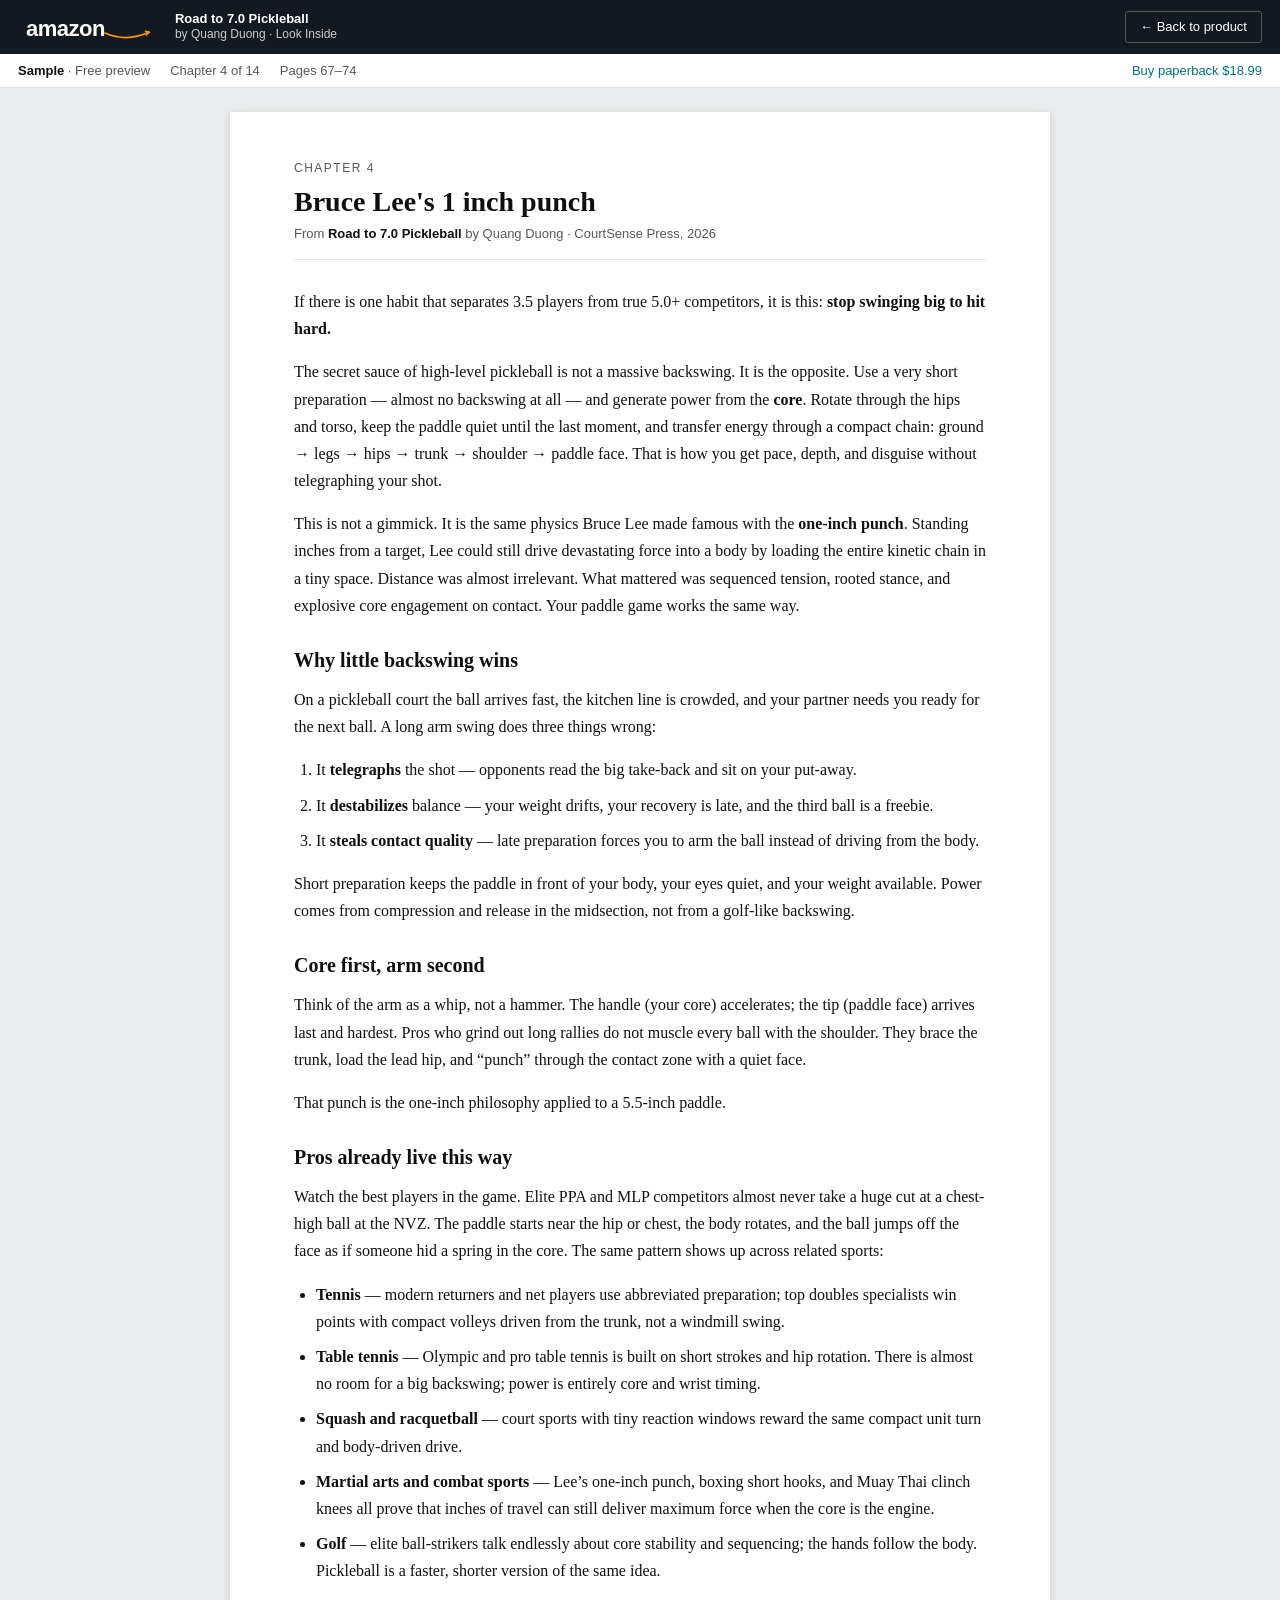
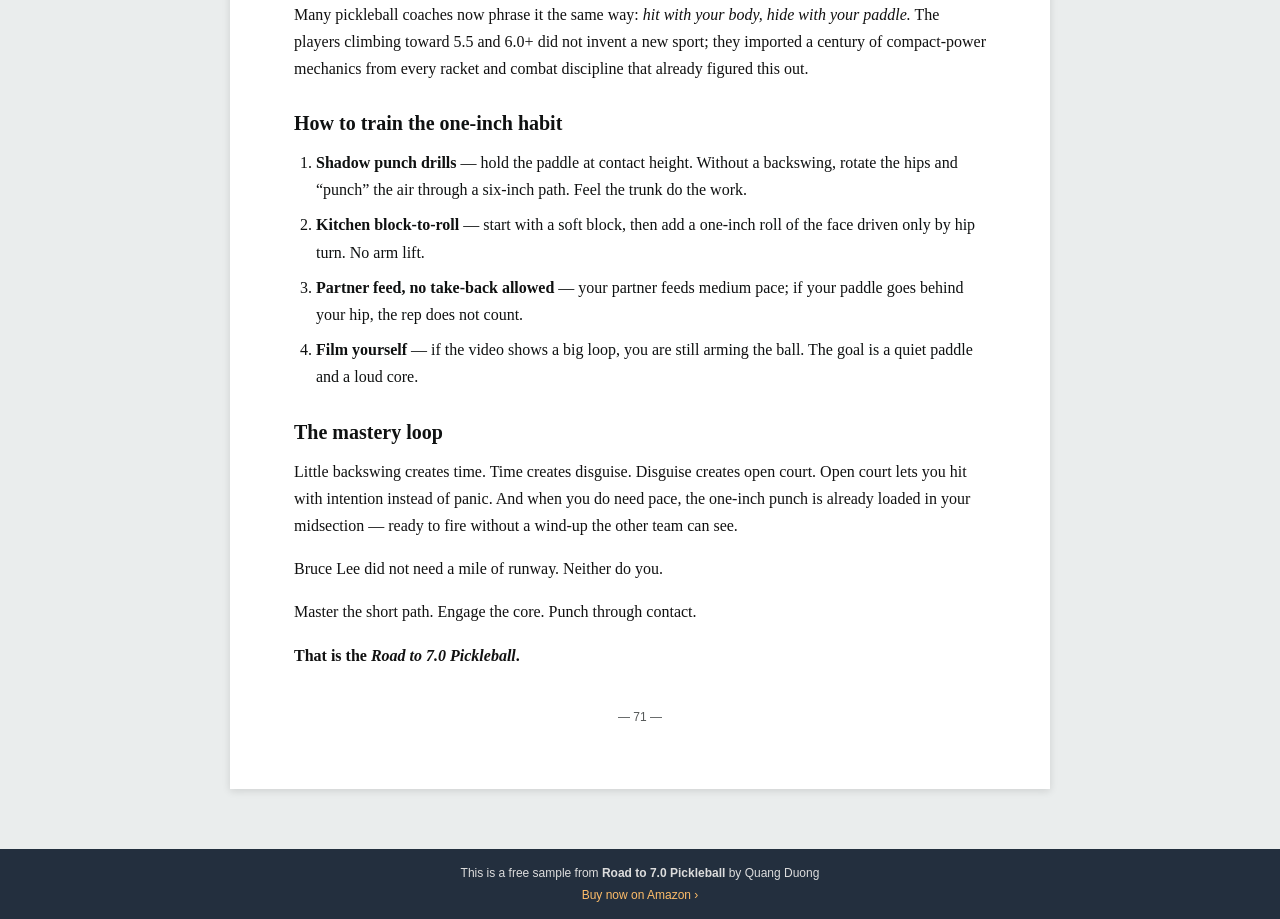
<file: index.html>
<!DOCTYPE html>
<html lang="en">
<head>
  <meta charset="UTF-8" />
  <meta name="viewport" content="width=device-width, initial-scale=1" />
  <title>Road to 7.0 Pickleball — Bruce Lee's 1 inch punch | Look Inside</title>
  <meta name="description" content="Look Inside sample: Bruce Lee's 1 inch punch — from Road to 7.0 Pickleball by Quang Duong." />
  <meta name="author" content="Quang Duong" />
  <meta name="robots" content="noindex, nofollow" />
  <link rel="canonical" href="https://road-to-7-0-pickleball.vercel.app/" />
  <!-- Open Graph (iMessage / social previews) -->
  <meta property="og:type" content="book" />
  <meta property="og:site_name" content="Road to 7.0 Pickleball" />
  <meta property="og:title" content="Road to 7.0 Pickleball — Look Inside" />
  <meta property="og:description" content="Look Inside sample: Bruce Lee's 1 inch punch — from Road to 7.0 Pickleball by Quang Duong." />
  <meta property="og:url" content="https://road-to-7-0-pickleball.vercel.app/" />
  <meta property="og:image" content="https://road-to-7-0-pickleball.vercel.app/assets/og-look-inside.jpg" />
  <meta property="og:image:width" content="1200" />
  <meta property="og:image:height" content="630" />
  <meta property="og:image:alt" content="Road to 7.0 Pickleball by Quang Duong — Look Inside sample" />
  <!-- Twitter / iMessage-friendly -->
  <meta name="twitter:card" content="summary_large_image" />
  <meta name="twitter:title" content="Road to 7.0 Pickleball — Look Inside" />
  <meta name="twitter:description" content="Look Inside sample: Bruce Lee's 1 inch punch — from Road to 7.0 Pickleball by Quang Duong." />
  <meta name="twitter:image" content="https://road-to-7-0-pickleball.vercel.app/assets/og-look-inside.jpg" />
  <link rel="stylesheet" href="css/amazon.css" />
</head>
<body class="look-page">
  <header class="look-chrome">
    <div class="left">
      <div class="logo" aria-label="Amazon">
        <span class="logo-text" style="font-size:22px;">amazon</span>
        <svg class="logo-smile" viewBox="0 0 100 20" style="width:48px;height:12px;" aria-hidden="true">
          <path d="M4 8 Q50 28 96 6" fill="none" stroke="#ff9900" stroke-width="3.5" stroke-linecap="round"/>
          <path d="M88 4 L97 6 L90 12" fill="none" stroke="#ff9900" stroke-width="3" stroke-linecap="round" stroke-linejoin="round"/>
        </svg>
      </div>
      <div class="book-meta">
        <div class="t">Road to 7.0 Pickleball</div>
        <div class="a">by Quang Duong · Look Inside</div>
      </div>
    </div>
    <a class="look-close" href="product.html">← Back to product</a>
  </header>

  <div class="look-toolbar">
    <span><strong>Sample</strong> · Free preview</span>
    <span>Chapter 4 of 14</span>
    <span>Pages 67–74</span>
    <span style="margin-left:auto;"><a href="product.html">Buy paperback $18.99</a></span>
  </div>

  <article class="look-stage">
    <div class="chapter-kicker">Chapter 4</div>
    <h1>Bruce Lee's 1 inch punch</h1>
    <div class="chapter-from">
      From <em>Road to 7.0 Pickleball</em> by Quang Duong · CourtSense Press, 2026
    </div>

    <p>If there is one habit that separates 3.5 players from true 5.0+ competitors, it is this: <strong>stop swinging big to hit hard.</strong></p>

    <p>The secret sauce of high-level pickleball is not a massive backswing. It is the opposite. Use a very short preparation — almost no backswing at all — and generate power from the <strong>core</strong>. Rotate through the hips and torso, keep the paddle quiet until the last moment, and transfer energy through a compact chain: ground → legs → hips → trunk → shoulder → paddle face. That is how you get pace, depth, and disguise without telegraphing your shot.</p>

    <p>This is not a gimmick. It is the same physics Bruce Lee made famous with the <strong>one-inch punch</strong>. Standing inches from a target, Lee could still drive devastating force into a body by loading the entire kinetic chain in a tiny space. Distance was almost irrelevant. What mattered was sequenced tension, rooted stance, and explosive core engagement on contact. Your paddle game works the same way.</p>

    <h2>Why little backswing wins</h2>

    <p>On a pickleball court the ball arrives fast, the kitchen line is crowded, and your partner needs you ready for the next ball. A long arm swing does three things wrong:</p>

    <ol>
      <li>It <strong>telegraphs</strong> the shot — opponents read the big take-back and sit on your put-away.</li>
      <li>It <strong>destabilizes</strong> balance — your weight drifts, your recovery is late, and the third ball is a freebie.</li>
      <li>It <strong>steals contact quality</strong> — late preparation forces you to arm the ball instead of driving from the body.</li>
    </ol>

    <p>Short preparation keeps the paddle in front of your body, your eyes quiet, and your weight available. Power comes from compression and release in the midsection, not from a golf-like backswing.</p>

    <h2>Core first, arm second</h2>

    <p>Think of the arm as a whip, not a hammer. The handle (your core) accelerates; the tip (paddle face) arrives last and hardest. Pros who grind out long rallies do not muscle every ball with the shoulder. They brace the trunk, load the lead hip, and “punch” through the contact zone with a quiet face.</p>

    <p>That punch is the one-inch philosophy applied to a 5.5-inch paddle.</p>

    <h2>Pros already live this way</h2>

    <p>Watch the best players in the game. Elite PPA and MLP competitors almost never take a huge cut at a chest-high ball at the NVZ. The paddle starts near the hip or chest, the body rotates, and the ball jumps off the face as if someone hid a spring in the core. The same pattern shows up across related sports:</p>

    <ul>
      <li><strong>Tennis</strong> — modern returners and net players use abbreviated preparation; top doubles specialists win points with compact volleys driven from the trunk, not a windmill swing.</li>
      <li><strong>Table tennis</strong> — Olympic and pro table tennis is built on short strokes and hip rotation. There is almost no room for a big backswing; power is entirely core and wrist timing.</li>
      <li><strong>Squash and racquetball</strong> — court sports with tiny reaction windows reward the same compact unit turn and body-driven drive.</li>
      <li><strong>Martial arts and combat sports</strong> — Lee’s one-inch punch, boxing short hooks, and Muay Thai clinch knees all prove that inches of travel can still deliver maximum force when the core is the engine.</li>
      <li><strong>Golf</strong> — elite ball-strikers talk endlessly about core stability and sequencing; the hands follow the body. Pickleball is a faster, shorter version of the same idea.</li>
    </ul>

    <p>Many pickleball coaches now phrase it the same way: <em>hit with your body, hide with your paddle.</em> The players climbing toward 5.5 and 6.0+ did not invent a new sport; they imported a century of compact-power mechanics from every racket and combat discipline that already figured this out.</p>

    <h2>How to train the one-inch habit</h2>

    <ol>
      <li><strong>Shadow punch drills</strong> — hold the paddle at contact height. Without a backswing, rotate the hips and “punch” the air through a six-inch path. Feel the trunk do the work.</li>
      <li><strong>Kitchen block-to-roll</strong> — start with a soft block, then add a one-inch roll of the face driven only by hip turn. No arm lift.</li>
      <li><strong>Partner feed, no take-back allowed</strong> — your partner feeds medium pace; if your paddle goes behind your hip, the rep does not count.</li>
      <li><strong>Film yourself</strong> — if the video shows a big loop, you are still arming the ball. The goal is a quiet paddle and a loud core.</li>
    </ol>

    <h2>The mastery loop</h2>

    <p>Little backswing creates time. Time creates disguise. Disguise creates open court. Open court lets you hit with intention instead of panic. And when you do need pace, the one-inch punch is already loaded in your midsection — ready to fire without a wind-up the other team can see.</p>

    <p>Bruce Lee did not need a mile of runway. Neither do you.</p>

    <p>Master the short path. Engage the core. Punch through contact.</p>

    <p><strong>That is the <em>Road to 7.0 Pickleball</em>.</strong></p>

    <div class="page-num">— 71 —</div>
  </article>

  <footer class="footer-strip">
    <div>This is a free sample from <strong>Road to 7.0 Pickleball</strong> by Quang Duong</div>
    <div style="margin-top:6px;"><a href="product.html" style="color:#febd69;">Buy now on Amazon ›</a></div>
  </footer>
</body>
</html>
</file>
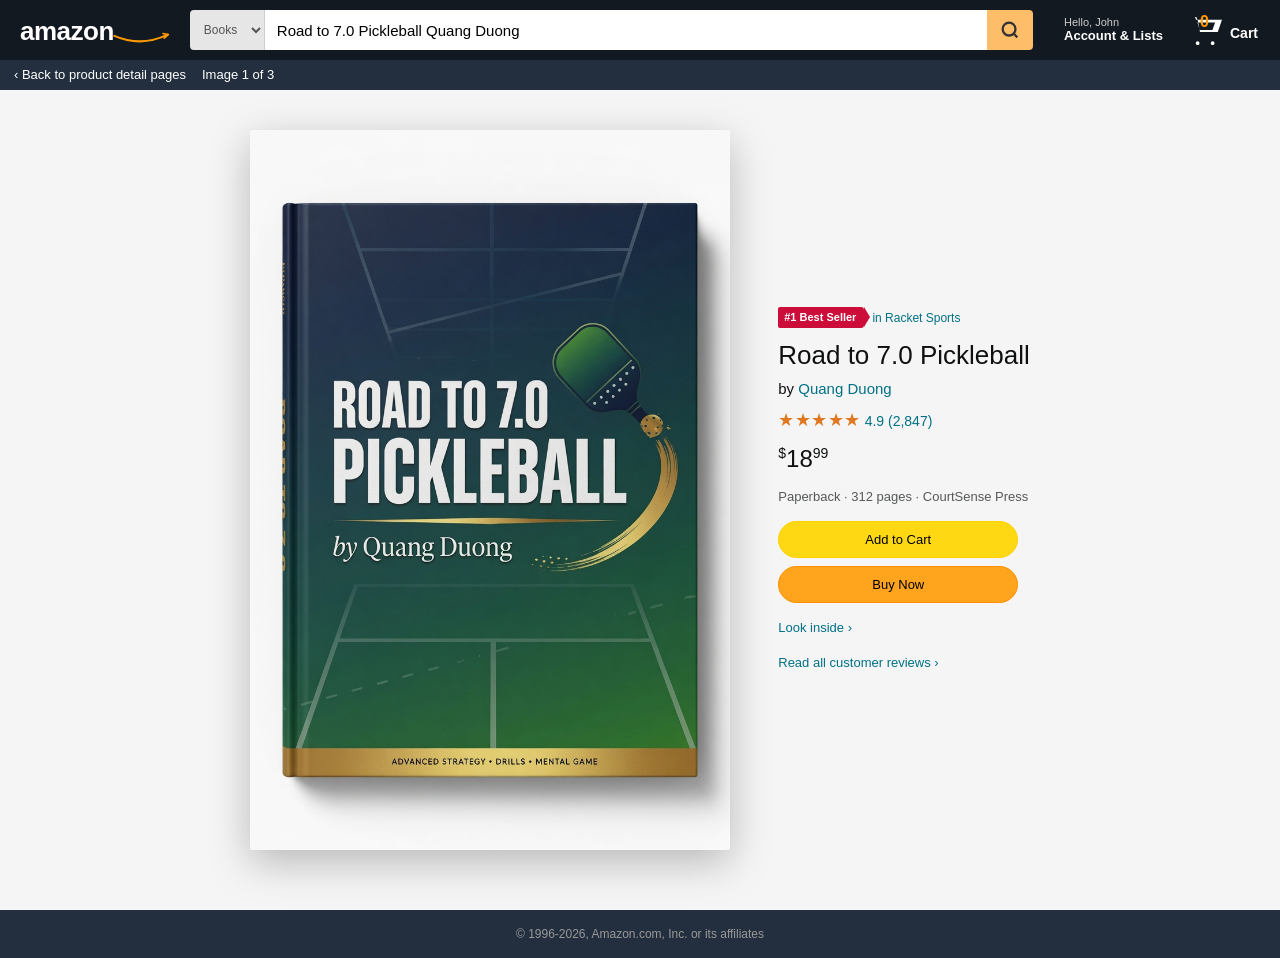
<file: cover-detail.html>
<!DOCTYPE html>
<html lang="en">
<head>
  <meta charset="UTF-8" />
  <meta name="viewport" content="width=device-width, initial-scale=1" />
  <title>Road to 7.0 Pickleball — Cover · Amazon.com</title>
  <meta name="description" content="Cover: Road to 7.0 Pickleball by Quang Duong." />
  <meta name="author" content="Quang Duong" />
  <meta name="robots" content="noindex, nofollow" />
  <link rel="canonical" href="https://road-to-7-0-pickleball.vercel.app/cover-detail.html" />
  <!-- Open Graph (iMessage / social previews) -->
  <meta property="og:type" content="book" />
  <meta property="og:site_name" content="Road to 7.0 Pickleball" />
  <meta property="og:title" content="Road to 7.0 Pickleball — Cover" />
  <meta property="og:description" content="Cover: Road to 7.0 Pickleball by Quang Duong." />
  <meta property="og:url" content="https://road-to-7-0-pickleball.vercel.app/cover-detail.html" />
  <meta property="og:image" content="https://road-to-7-0-pickleball.vercel.app/assets/og-look-inside.jpg" />
  <meta property="og:image:width" content="1200" />
  <meta property="og:image:height" content="630" />
  <meta property="og:image:alt" content="Road to 7.0 Pickleball by Quang Duong — Look Inside sample" />
  <!-- Twitter / iMessage-friendly -->
  <meta name="twitter:card" content="summary_large_image" />
  <meta name="twitter:title" content="Road to 7.0 Pickleball — Cover" />
  <meta name="twitter:description" content="Cover: Road to 7.0 Pickleball by Quang Duong." />
  <meta name="twitter:image" content="https://road-to-7-0-pickleball.vercel.app/assets/og-look-inside.jpg" />
  <link rel="stylesheet" href="css/amazon.css" />
</head>
<body class="cover-zoom-page">
  <header class="top-nav">
    <div class="logo" aria-label="Amazon">
      <span class="logo-text">amazon</span>
      <svg class="logo-smile" viewBox="0 0 100 20" aria-hidden="true">
        <path d="M4 8 Q50 28 96 6" fill="none" stroke="#ff9900" stroke-width="3.5" stroke-linecap="round"/>
        <path d="M88 4 L97 6 L90 12" fill="none" stroke="#ff9900" stroke-width="3" stroke-linecap="round" stroke-linejoin="round"/>
      </svg>
    </div>
    <div class="search-wrap">
      <select class="search-cat"><option>Books</option></select>
      <input class="search-input" type="text" value="Road to 7.0 Pickleball Quang Duong" />
      <button class="search-btn" aria-label="Go">
        <svg viewBox="0 0 24 24" fill="none" stroke="#333" stroke-width="2.5"><circle cx="11" cy="11" r="7"/><path d="M20 20l-4-4"/></svg>
      </button>
    </div>
    <div class="nav-right">
      <div class="nav-item">
        <span class="small">Hello, John</span>
        <span class="bold">Account &amp; Lists</span>
      </div>
      <div class="cart">
        <span class="cart-count">0</span>
        <svg width="38" height="30" viewBox="0 0 40 32" fill="#fff"><path d="M10 28a2 2 0 1 0 0 4 2 2 0 0 0 0-4zm16 0a2 2 0 1 0 0 4 2 2 0 0 0 0-4zM4 2h3.2l1.1 3H36l-4.5 13H12.5L10 5 8.5 2H4v2zm8.2 14h13.6l2.8-8H9.8l2.4 8z"/></svg>
        <span class="cart-label">Cart</span>
      </div>
    </div>
  </header>
  <nav class="sub-nav">
    <a href="product.html">‹ Back to product detail pages</a>
    <a href="#">Image 1 of 3</a>
  </nav>

  <div class="cover-zoom-main">
    <img src="assets/cover.jpg" alt="Road to 7.0 Pickleball by Quang Duong — front cover" />
    <div class="cover-zoom-side">
      <div class="badge-row" style="margin-bottom:10px;">
        <span class="bestseller-badge">#1 Best Seller</span>
        <a class="category-link" href="#">in Racket Sports</a>
      </div>
      <h1>Road to 7.0 Pickleball</h1>
      <div class="by">by <a href="#">Quang Duong</a></div>
      <div><span class="stars" style="color:#de7921;font-size:18px;">★★★★★</span> <a href="reviews.html">4.9 (2,847)</a></div>
      <div class="price"><span style="font-size:14px;vertical-align:super;">$</span>18<span style="font-size:14px;vertical-align:super;">99</span></div>
      <div style="font-size:13px;color:#565959;margin-bottom:16px;">Paperback · 312 pages · CourtSense Press</div>
      <button class="btn btn-cart" style="max-width:240px;">Add to Cart</button>
      <button class="btn btn-buy" style="max-width:240px;">Buy Now</button>
      <div style="margin-top:16px;font-size:13px;">
        <a href="look-inside.html">Look inside ›</a><br/><br/>
        <a href="reviews.html">Read all customer reviews ›</a>
      </div>
    </div>
  </div>

  <footer class="footer-strip">
    <div style="color:#999;">© 1996-2026, Amazon.com, Inc. or its affiliates</div>
  </footer>
</body>
</html>
</file>
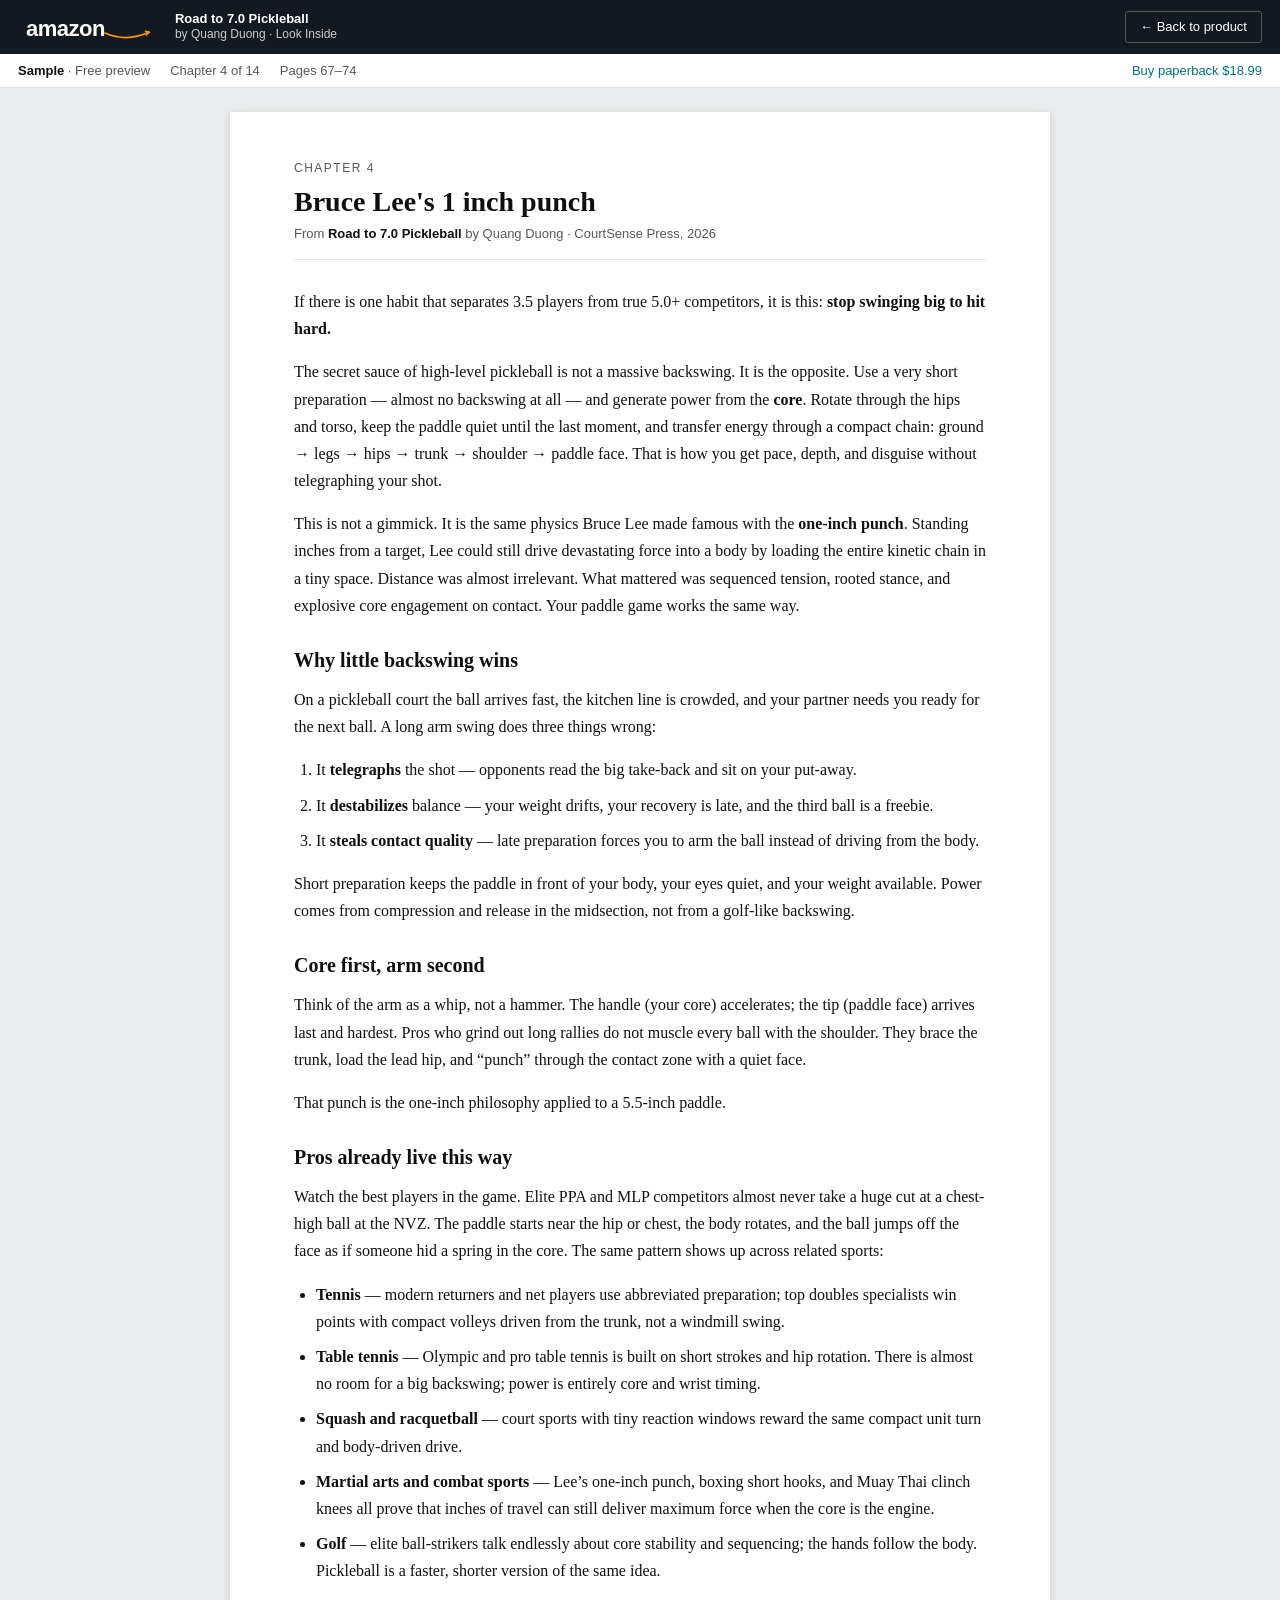
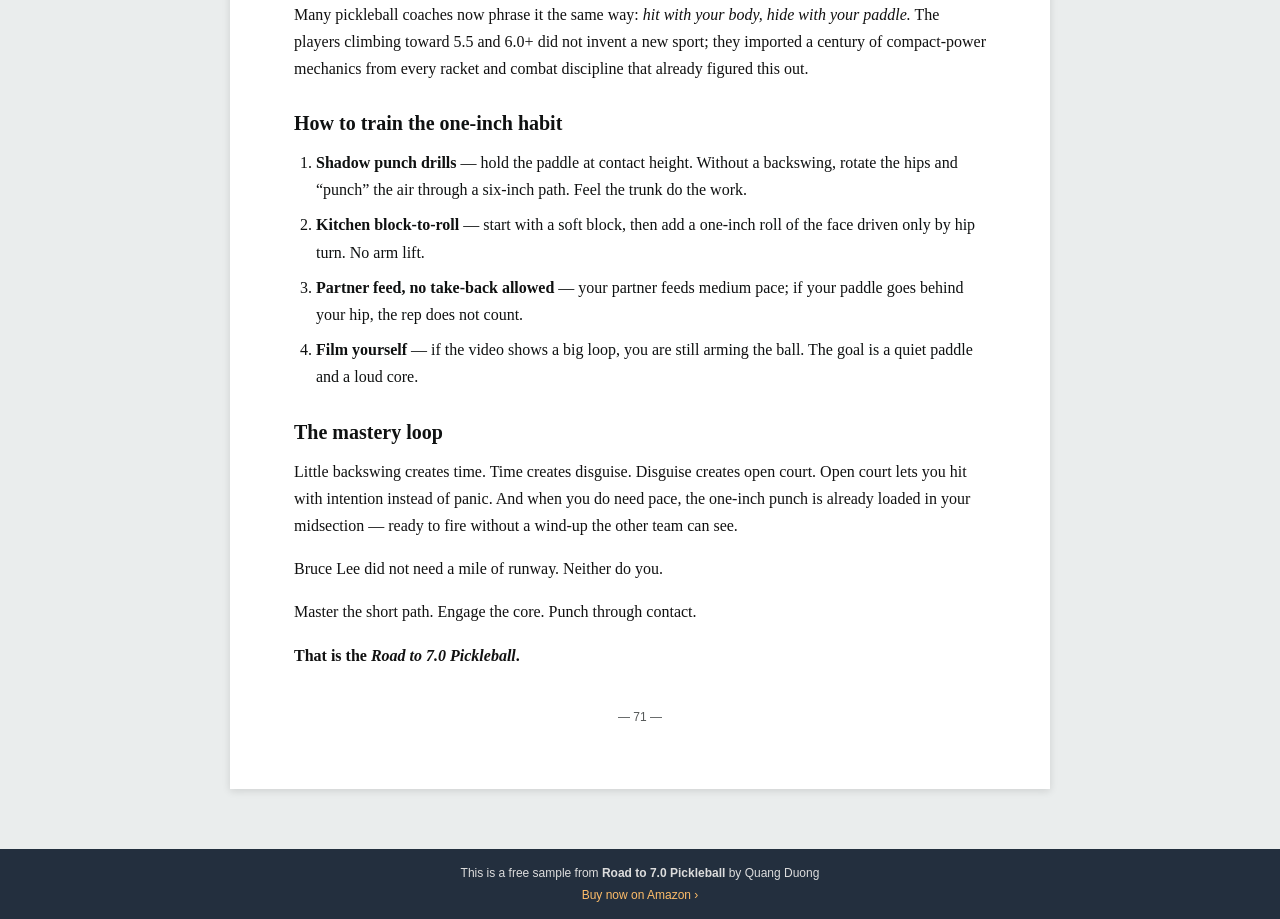
<file: look-inside.html>
<!DOCTYPE html>
<html lang="en">
<head>
  <meta charset="UTF-8" />
  <meta name="viewport" content="width=device-width, initial-scale=1" />
  <title>Look inside: Road to 7.0 Pickleball — Bruce Lee's 1 inch punch</title>
  <meta name="description" content="Chapter sample: Bruce Lee's 1 inch punch by Quang Duong." />
  <meta name="author" content="Quang Duong" />
  <meta name="robots" content="noindex, nofollow" />
  <link rel="canonical" href="https://road-to-7-0-pickleball.vercel.app/look-inside.html" />
  <!-- Open Graph (iMessage / social previews) -->
  <meta property="og:type" content="book" />
  <meta property="og:site_name" content="Road to 7.0 Pickleball" />
  <meta property="og:title" content="Road to 7.0 Pickleball — Look Inside" />
  <meta property="og:description" content="Chapter sample: Bruce Lee's 1 inch punch by Quang Duong." />
  <meta property="og:url" content="https://road-to-7-0-pickleball.vercel.app/look-inside.html" />
  <meta property="og:image" content="https://road-to-7-0-pickleball.vercel.app/assets/og-look-inside.jpg" />
  <meta property="og:image:width" content="1200" />
  <meta property="og:image:height" content="630" />
  <meta property="og:image:alt" content="Road to 7.0 Pickleball by Quang Duong — Look Inside sample" />
  <!-- Twitter / iMessage-friendly -->
  <meta name="twitter:card" content="summary_large_image" />
  <meta name="twitter:title" content="Road to 7.0 Pickleball — Look Inside" />
  <meta name="twitter:description" content="Chapter sample: Bruce Lee's 1 inch punch by Quang Duong." />
  <meta name="twitter:image" content="https://road-to-7-0-pickleball.vercel.app/assets/og-look-inside.jpg" />
  <link rel="stylesheet" href="css/amazon.css" />
</head>
<body class="look-page">
  <header class="look-chrome">
    <div class="left">
      <div class="logo" aria-label="Amazon">
        <span class="logo-text" style="font-size:22px;">amazon</span>
        <svg class="logo-smile" viewBox="0 0 100 20" style="width:48px;height:12px;" aria-hidden="true">
          <path d="M4 8 Q50 28 96 6" fill="none" stroke="#ff9900" stroke-width="3.5" stroke-linecap="round"/>
          <path d="M88 4 L97 6 L90 12" fill="none" stroke="#ff9900" stroke-width="3" stroke-linecap="round" stroke-linejoin="round"/>
        </svg>
      </div>
      <div class="book-meta">
        <div class="t">Road to 7.0 Pickleball</div>
        <div class="a">by Quang Duong · Look Inside</div>
      </div>
    </div>
    <a class="look-close" href="product.html">← Back to product</a>
  </header>

  <div class="look-toolbar">
    <span><strong>Sample</strong> · Free preview</span>
    <span>Chapter 4 of 14</span>
    <span>Pages 67–74</span>
    <span style="margin-left:auto;"><a href="product.html">Buy paperback $18.99</a></span>
  </div>

  <article class="look-stage">
    <div class="chapter-kicker">Chapter 4</div>
    <h1>Bruce Lee's 1 inch punch</h1>
    <div class="chapter-from">
      From <em>Road to 7.0 Pickleball</em> by Quang Duong · CourtSense Press, 2026
    </div>

    <p>If there is one habit that separates 3.5 players from true 5.0+ competitors, it is this: <strong>stop swinging big to hit hard.</strong></p>

    <p>The secret sauce of high-level pickleball is not a massive backswing. It is the opposite. Use a very short preparation — almost no backswing at all — and generate power from the <strong>core</strong>. Rotate through the hips and torso, keep the paddle quiet until the last moment, and transfer energy through a compact chain: ground → legs → hips → trunk → shoulder → paddle face. That is how you get pace, depth, and disguise without telegraphing your shot.</p>

    <p>This is not a gimmick. It is the same physics Bruce Lee made famous with the <strong>one-inch punch</strong>. Standing inches from a target, Lee could still drive devastating force into a body by loading the entire kinetic chain in a tiny space. Distance was almost irrelevant. What mattered was sequenced tension, rooted stance, and explosive core engagement on contact. Your paddle game works the same way.</p>

    <h2>Why little backswing wins</h2>

    <p>On a pickleball court the ball arrives fast, the kitchen line is crowded, and your partner needs you ready for the next ball. A long arm swing does three things wrong:</p>

    <ol>
      <li>It <strong>telegraphs</strong> the shot — opponents read the big take-back and sit on your put-away.</li>
      <li>It <strong>destabilizes</strong> balance — your weight drifts, your recovery is late, and the third ball is a freebie.</li>
      <li>It <strong>steals contact quality</strong> — late preparation forces you to arm the ball instead of driving from the body.</li>
    </ol>

    <p>Short preparation keeps the paddle in front of your body, your eyes quiet, and your weight available. Power comes from compression and release in the midsection, not from a golf-like backswing.</p>

    <h2>Core first, arm second</h2>

    <p>Think of the arm as a whip, not a hammer. The handle (your core) accelerates; the tip (paddle face) arrives last and hardest. Pros who grind out long rallies do not muscle every ball with the shoulder. They brace the trunk, load the lead hip, and “punch” through the contact zone with a quiet face.</p>

    <p>That punch is the one-inch philosophy applied to a 5.5-inch paddle.</p>

    <h2>Pros already live this way</h2>

    <p>Watch the best players in the game. Elite PPA and MLP competitors almost never take a huge cut at a chest-high ball at the NVZ. The paddle starts near the hip or chest, the body rotates, and the ball jumps off the face as if someone hid a spring in the core. The same pattern shows up across related sports:</p>

    <ul>
      <li><strong>Tennis</strong> — modern returners and net players use abbreviated preparation; top doubles specialists win points with compact volleys driven from the trunk, not a windmill swing.</li>
      <li><strong>Table tennis</strong> — Olympic and pro table tennis is built on short strokes and hip rotation. There is almost no room for a big backswing; power is entirely core and wrist timing.</li>
      <li><strong>Squash and racquetball</strong> — court sports with tiny reaction windows reward the same compact unit turn and body-driven drive.</li>
      <li><strong>Martial arts and combat sports</strong> — Lee’s one-inch punch, boxing short hooks, and Muay Thai clinch knees all prove that inches of travel can still deliver maximum force when the core is the engine.</li>
      <li><strong>Golf</strong> — elite ball-strikers talk endlessly about core stability and sequencing; the hands follow the body. Pickleball is a faster, shorter version of the same idea.</li>
    </ul>

    <p>Many pickleball coaches now phrase it the same way: <em>hit with your body, hide with your paddle.</em> The players climbing toward 5.5 and 6.0+ did not invent a new sport; they imported a century of compact-power mechanics from every racket and combat discipline that already figured this out.</p>

    <h2>How to train the one-inch habit</h2>

    <ol>
      <li><strong>Shadow punch drills</strong> — hold the paddle at contact height. Without a backswing, rotate the hips and “punch” the air through a six-inch path. Feel the trunk do the work.</li>
      <li><strong>Kitchen block-to-roll</strong> — start with a soft block, then add a one-inch roll of the face driven only by hip turn. No arm lift.</li>
      <li><strong>Partner feed, no take-back allowed</strong> — your partner feeds medium pace; if your paddle goes behind your hip, the rep does not count.</li>
      <li><strong>Film yourself</strong> — if the video shows a big loop, you are still arming the ball. The goal is a quiet paddle and a loud core.</li>
    </ol>

    <h2>The mastery loop</h2>

    <p>Little backswing creates time. Time creates disguise. Disguise creates open court. Open court lets you hit with intention instead of panic. And when you do need pace, the one-inch punch is already loaded in your midsection — ready to fire without a wind-up the other team can see.</p>

    <p>Bruce Lee did not need a mile of runway. Neither do you.</p>

    <p>Master the short path. Engage the core. Punch through contact.</p>

    <p><strong>That is the <em>Road to 7.0 Pickleball</em>.</strong></p>

    <div class="page-num">— 71 —</div>
  </article>

  <footer class="footer-strip">
    <div>This is a free sample from <strong>Road to 7.0 Pickleball</strong> by Quang Duong</div>
    <div style="margin-top:6px;"><a href="product.html" style="color:#febd69;">Buy now on Amazon ›</a></div>
  </footer>
</body>
</html>
</file>
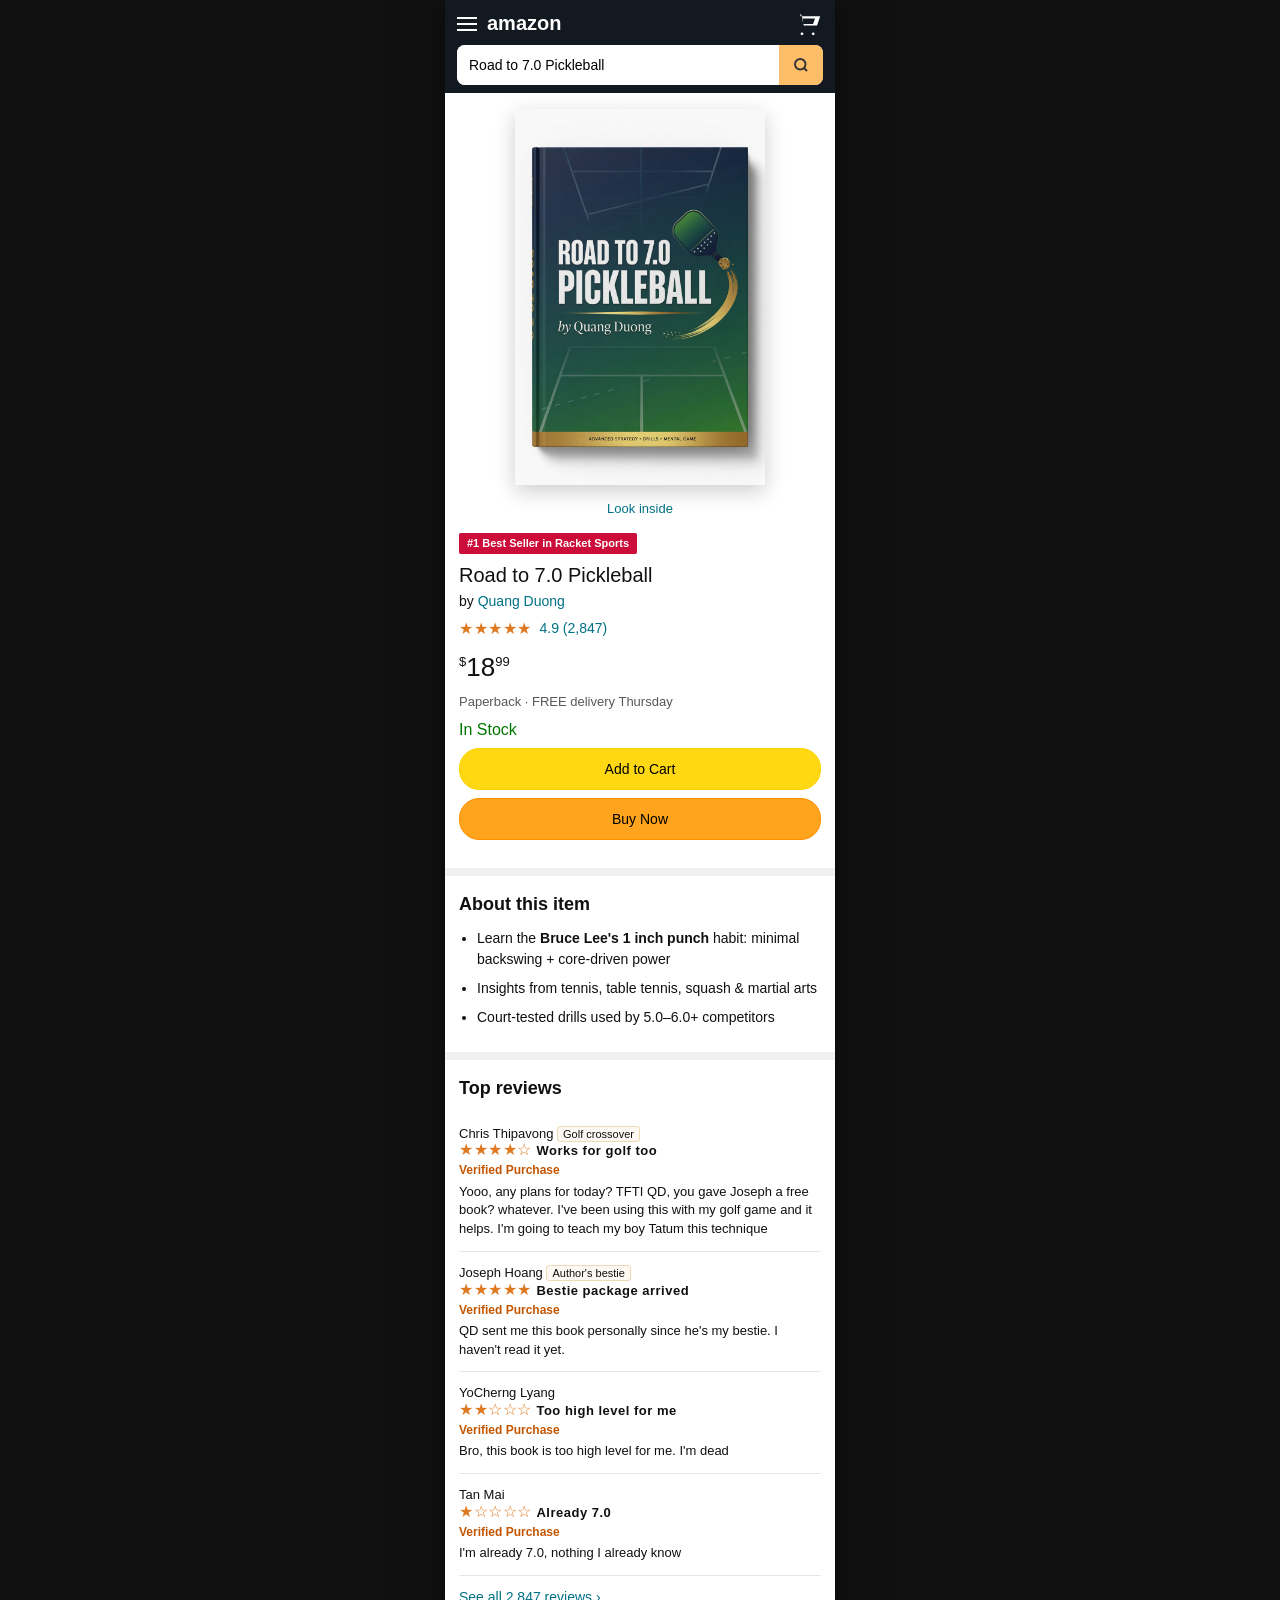
<file: mobile-product.html>
<!DOCTYPE html>
<html lang="en">
<head>
  <meta charset="UTF-8" />
  <meta name="viewport" content="width=device-width, initial-scale=1" />
  <title>Road to 7.0 Pickleball — Amazon.com (Mobile)</title>
  <meta name="description" content="Road to 7.0 Pickleball by Quang Duong." />
  <meta name="author" content="Quang Duong" />
  <meta name="robots" content="noindex, nofollow" />
  <link rel="canonical" href="https://road-to-7-0-pickleball.vercel.app/mobile-product.html" />
  <!-- Open Graph (iMessage / social previews) -->
  <meta property="og:type" content="book" />
  <meta property="og:site_name" content="Road to 7.0 Pickleball" />
  <meta property="og:title" content="Road to 7.0 Pickleball" />
  <meta property="og:description" content="Road to 7.0 Pickleball by Quang Duong." />
  <meta property="og:url" content="https://road-to-7-0-pickleball.vercel.app/mobile-product.html" />
  <meta property="og:image" content="https://road-to-7-0-pickleball.vercel.app/assets/og-look-inside.jpg" />
  <meta property="og:image:width" content="1200" />
  <meta property="og:image:height" content="630" />
  <meta property="og:image:alt" content="Road to 7.0 Pickleball by Quang Duong — Look Inside sample" />
  <!-- Twitter / iMessage-friendly -->
  <meta name="twitter:card" content="summary_large_image" />
  <meta name="twitter:title" content="Road to 7.0 Pickleball" />
  <meta name="twitter:description" content="Road to 7.0 Pickleball by Quang Duong." />
  <meta name="twitter:image" content="https://road-to-7-0-pickleball.vercel.app/assets/og-look-inside.jpg" />
  <link rel="stylesheet" href="css/amazon.css" />
  <style>
    body { background: #111; }
    .phone-shell {
      max-width: 390px;
      margin: 0 auto;
      background: #fff;
      min-height: 100vh;
      box-shadow: 0 0 40px rgba(0,0,0,0.5);
    }
    .m-nav {
      background: #131921;
      color: #fff;
      padding: 10px 12px 8px;
    }
    .m-nav-top {
      display: flex;
      align-items: center;
      gap: 10px;
      margin-bottom: 8px;
    }
    .m-search {
      display: flex;
      background: #fff;
      border-radius: 8px;
      overflow: hidden;
      height: 40px;
    }
    .m-search input {
      flex: 1;
      border: none;
      padding: 0 12px;
      font-size: 14px;
      outline: none;
    }
    .m-search button {
      width: 44px;
      background: #febd69;
      border: none;
      display: flex;
      align-items: center;
      justify-content: center;
    }
    .m-cover {
      text-align: center;
      padding: 16px;
      background: #fff;
    }
    .m-cover img {
      width: 70%;
      max-width: 260px;
      box-shadow: 0 6px 20px rgba(0,0,0,0.2);
    }
    .m-info { padding: 0 14px 20px; }
    .m-title { font-size: 20px; font-weight: 500; margin: 8px 0 4px; line-height: 1.3; }
    .m-by { font-size: 14px; margin-bottom: 8px; }
    .m-rating { display: flex; align-items: center; gap: 8px; margin-bottom: 12px; font-size: 14px; }
    .m-price { font-size: 26px; margin: 8px 0; }
    .m-price small { font-size: 13px; vertical-align: super; }
    .m-stock { color: #007600; font-size: 16px; margin: 8px 0; }
    .m-btn {
      display: block;
      width: 100%;
      border-radius: 20px;
      border: 1px solid #fcd200;
      background: #ffd814;
      padding: 12px;
      font-size: 14px;
      margin-bottom: 8px;
      font-family: inherit;
    }
    .m-btn.buy { background: #ffa41c; border-color: #ff8f00; }
    .m-section {
      border-top: 8px solid #f0f2f2;
      padding: 16px 14px;
    }
    .m-section h2 { font-size: 18px; margin-bottom: 12px; }
    .m-review { padding: 12px 0; border-bottom: 1px solid #e7e7e7; }
    .m-review .stars { color: #de7921; }
  </style>
</head>
<body>
  <div class="phone-shell">
    <div class="m-nav">
      <div class="m-nav-top">
        <svg width="20" height="16" fill="#fff" viewBox="0 0 20 16"><rect y="1" width="20" height="2"/><rect y="7" width="20" height="2"/><rect y="13" width="20" height="2"/></svg>
        <span style="font-size:20px;font-weight:700;flex:1;">amazon</span>
        <svg width="28" height="24" viewBox="0 0 40 32" fill="#fff"><path d="M10 28a2 2 0 1 0 0 4 2 2 0 0 0 0-4zm16 0a2 2 0 1 0 0 4 2 2 0 0 0 0-4zM4 2h3.2l1.1 3H36l-4.5 13H12.5L10 5 8.5 2H4v2zm8.2 14h13.6l2.8-8H9.8l2.4 8z"/></svg>
      </div>
      <div class="m-search">
        <input type="text" value="Road to 7.0 Pickleball" readonly />
        <button aria-label="Search"><svg width="18" height="18" viewBox="0 0 24 24" fill="none" stroke="#333" stroke-width="2.5"><circle cx="11" cy="11" r="7"/><path d="M20 20l-4-4"/></svg></button>
      </div>
    </div>

    <div class="m-cover">
      <img src="assets/cover.jpg" alt="Road to 7.0 Pickleball cover" />
      <div style="margin-top:10px;font-size:13px;"><a href="look-inside.html">Look inside</a></div>
    </div>

    <div class="m-info">
      <div style="display:inline-block;background:#cc0c39;color:#fff;font-size:11px;font-weight:700;padding:3px 8px;border-radius:2px;">#1 Best Seller in Racket Sports</div>
      <h1 class="m-title">Road to 7.0 Pickleball</h1>
      <div class="m-by">by <a href="#">Quang Duong</a></div>
      <div class="m-rating">
        <span class="stars" style="color:#de7921;">★★★★★</span>
        <a href="reviews.html">4.9 (2,847)</a>
      </div>
      <div class="m-price"><small>$</small>18<small>99</small></div>
      <div style="font-size:13px;color:#565959;">Paperback · FREE delivery Thursday</div>
      <div class="m-stock">In Stock</div>
      <button class="m-btn">Add to Cart</button>
      <button class="m-btn buy">Buy Now</button>
    </div>

    <div class="m-section">
      <h2>About this item</h2>
      <ul style="padding-left:18px;font-size:14px;line-height:1.5;">
        <li style="margin-bottom:8px;">Learn the <strong>Bruce Lee's 1 inch punch</strong> habit: minimal backswing + core-driven power</li>
        <li style="margin-bottom:8px;">Insights from tennis, table tennis, squash &amp; martial arts</li>
        <li style="margin-bottom:8px;">Court-tested drills used by 5.0–6.0+ competitors</li>
      </ul>
    </div>

    <div class="m-section">
      <h2>Top reviews</h2>
      <div class="m-review">
        <div style="font-size:13px;font-weight:500;">Chris Thipavong <span style="font-size:11px;background:#fef8f2;border:1px solid #f0d9b5;padding:1px 5px;border-radius:3px;">Golf crossover</span></div>
        <div class="stars">★★★★☆ <strong style="color:#0f1111;font-size:13px;">Works for golf too</strong></div>
        <div style="font-size:12px;color:#c45500;font-weight:700;margin:4px 0;">Verified Purchase</div>
        <p style="font-size:13px;line-height:1.45;">Yooo, any plans for today? TFTI QD, you gave Joseph a free book? whatever. I've been using this with my golf game and it helps. I'm going to teach my boy Tatum this technique</p>
      </div>
      <div class="m-review">
        <div style="font-size:13px;font-weight:500;">Joseph Hoang <span style="font-size:11px;background:#fef8f2;border:1px solid #f0d9b5;padding:1px 5px;border-radius:3px;">Author's bestie</span></div>
        <div class="stars">★★★★★ <strong style="color:#0f1111;font-size:13px;">Bestie package arrived</strong></div>
        <div style="font-size:12px;color:#c45500;font-weight:700;margin:4px 0;">Verified Purchase</div>
        <p style="font-size:13px;line-height:1.45;">QD sent me this book personally since he's my bestie. I haven't read it yet.</p>
      </div>
      <div class="m-review">
        <div style="font-size:13px;font-weight:500;">YoCherng Lyang</div>
        <div class="stars">★★☆☆☆ <strong style="color:#0f1111;font-size:13px;">Too high level for me</strong></div>
        <div style="font-size:12px;color:#c45500;font-weight:700;margin:4px 0;">Verified Purchase</div>
        <p style="font-size:13px;line-height:1.45;">Bro, this book is too high level for me. I'm dead</p>
      </div>
      <div class="m-review">
        <div style="font-size:13px;font-weight:500;">Tan Mai</div>
        <div class="stars">★☆☆☆☆ <strong style="color:#0f1111;font-size:13px;">Already 7.0</strong></div>
        <div style="font-size:12px;color:#c45500;font-weight:700;margin:4px 0;">Verified Purchase</div>
        <p style="font-size:13px;line-height:1.45;">I'm already 7.0, nothing I already know</p>
      </div>
      <div style="margin-top:12px;"><a href="reviews.html">See all 2,847 reviews ›</a></div>
    </div>
  </div>
</body>
</html>
</file>
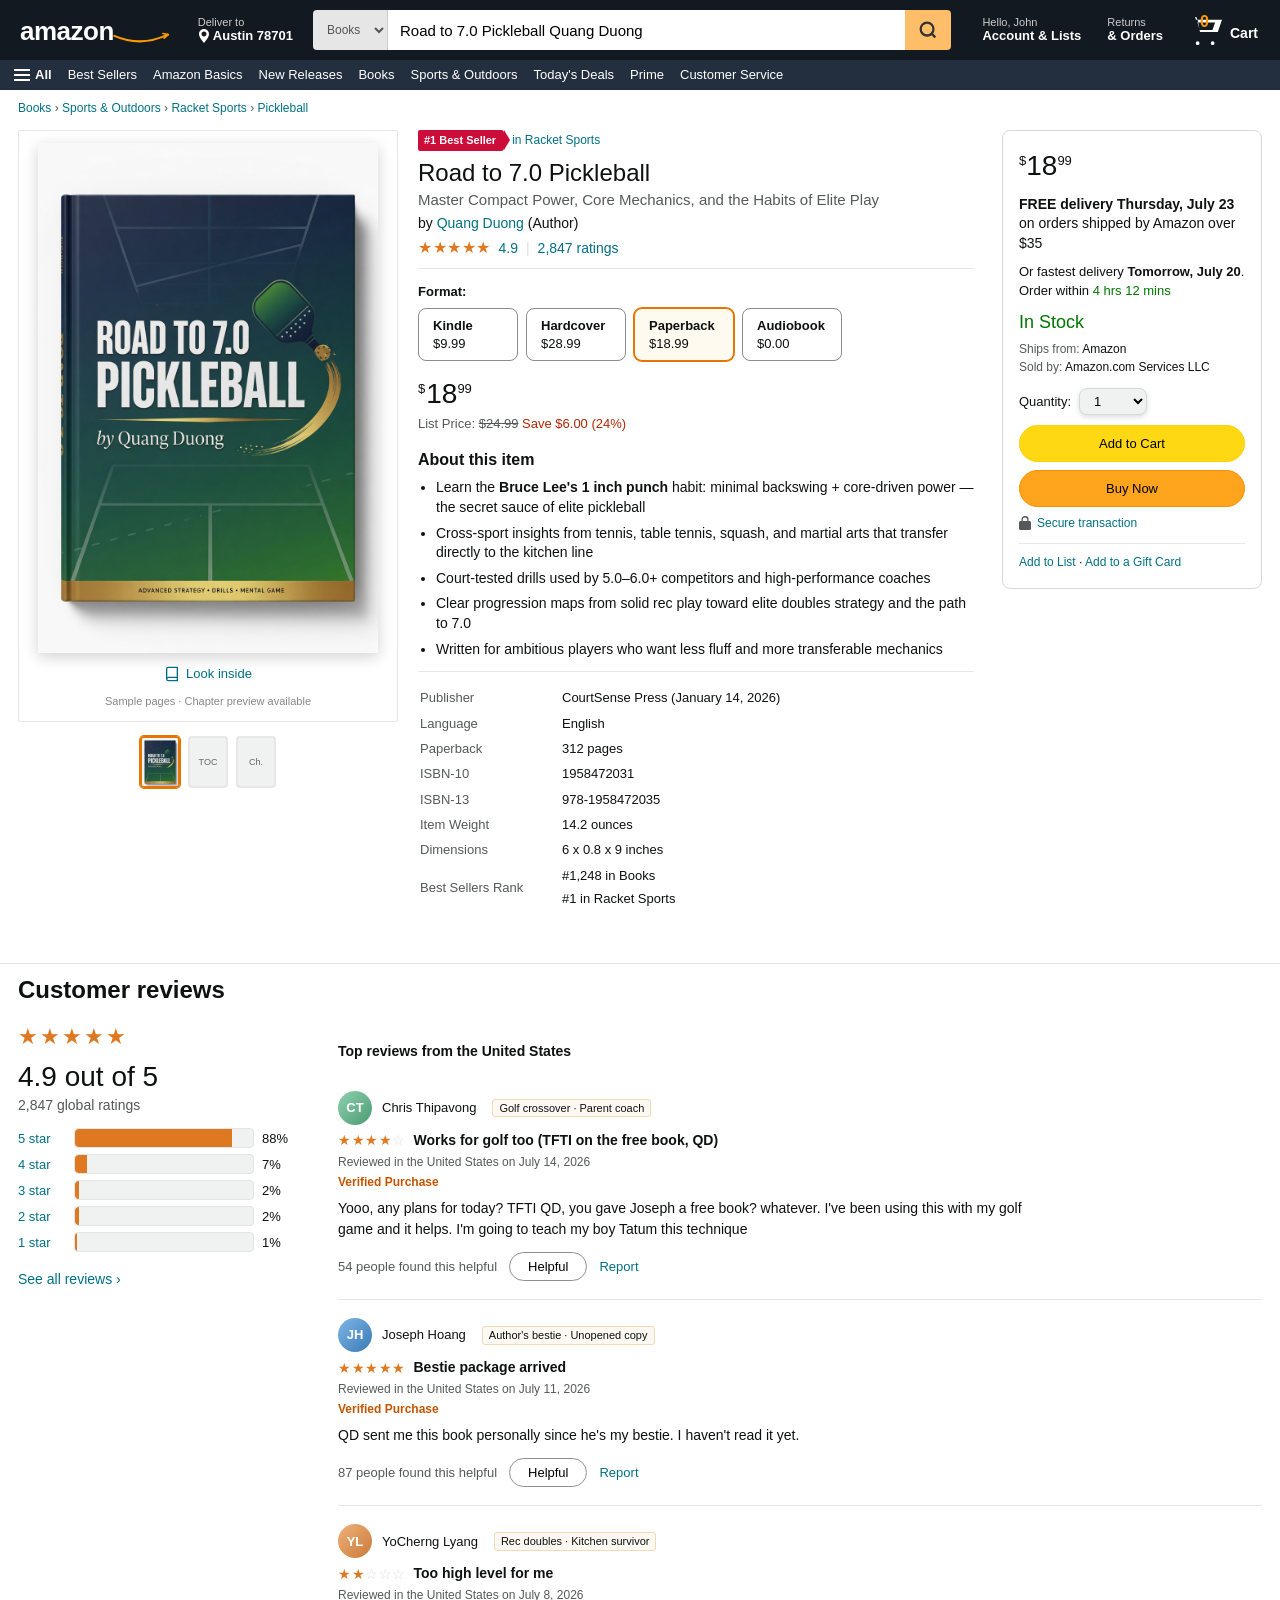
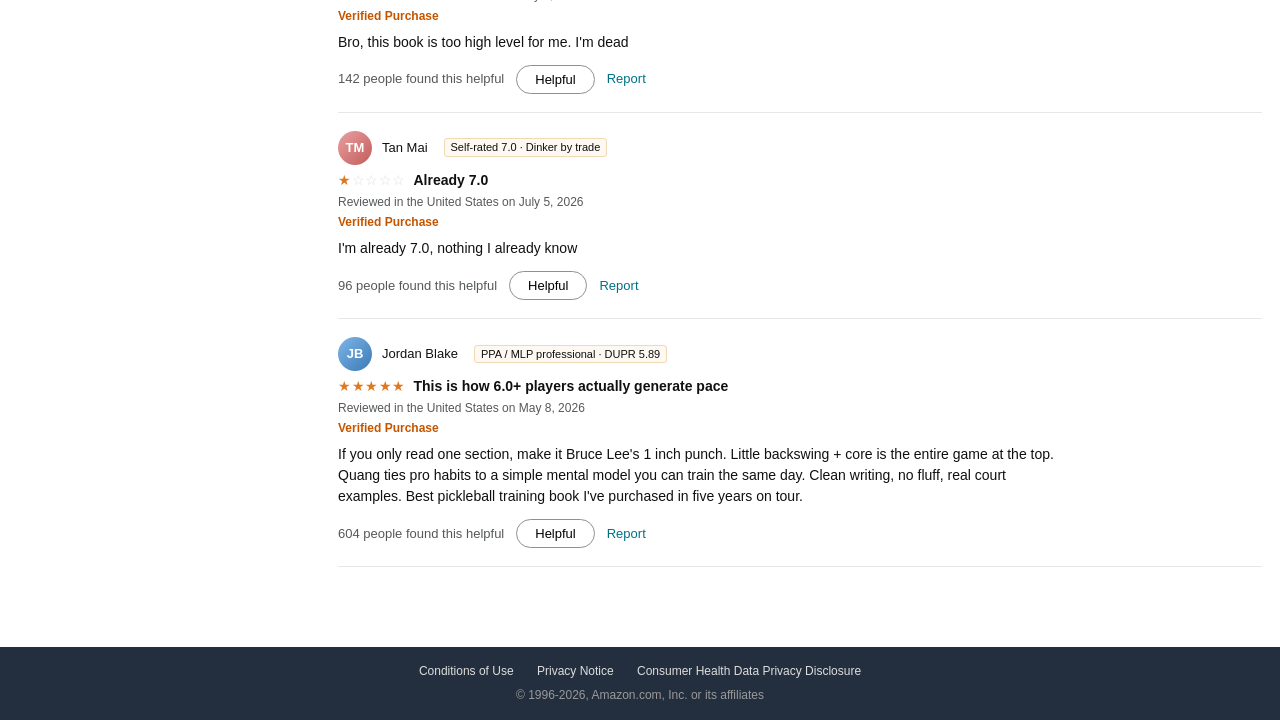
<file: product.html>
<!DOCTYPE html>
<html lang="en">
<head>
  <meta charset="UTF-8" />
  <meta name="viewport" content="width=device-width, initial-scale=1" />
  <title>Road to 7.0 Pickleball: Quang Duong: 9781958472035: Amazon.com: Books</title>
  <meta name="description" content="Road to 7.0 Pickleball by Quang Duong — master compact power and elite pickleball habits." />
  <meta name="author" content="Quang Duong" />
  <meta name="robots" content="noindex, nofollow" />
  <link rel="canonical" href="https://road-to-7-0-pickleball.vercel.app/product.html" />
  <!-- Open Graph (iMessage / social previews) -->
  <meta property="og:type" content="book" />
  <meta property="og:site_name" content="Road to 7.0 Pickleball" />
  <meta property="og:title" content="Road to 7.0 Pickleball by Quang Duong" />
  <meta property="og:description" content="Road to 7.0 Pickleball by Quang Duong — master compact power and elite pickleball habits." />
  <meta property="og:url" content="https://road-to-7-0-pickleball.vercel.app/product.html" />
  <meta property="og:image" content="https://road-to-7-0-pickleball.vercel.app/assets/og-look-inside.jpg" />
  <meta property="og:image:width" content="1200" />
  <meta property="og:image:height" content="630" />
  <meta property="og:image:alt" content="Road to 7.0 Pickleball by Quang Duong — Look Inside sample" />
  <!-- Twitter / iMessage-friendly -->
  <meta name="twitter:card" content="summary_large_image" />
  <meta name="twitter:title" content="Road to 7.0 Pickleball by Quang Duong" />
  <meta name="twitter:description" content="Road to 7.0 Pickleball by Quang Duong — master compact power and elite pickleball habits." />
  <meta name="twitter:image" content="https://road-to-7-0-pickleball.vercel.app/assets/og-look-inside.jpg" />
  <link rel="stylesheet" href="css/amazon.css" />
</head>
<body>
  <!-- Top navigation -->
  <header class="top-nav">
    <div class="logo" aria-label="Amazon">
      <span class="logo-text">amazon</span>
      <svg class="logo-smile" viewBox="0 0 100 20" aria-hidden="true">
        <path d="M4 8 Q50 28 96 6" fill="none" stroke="#ff9900" stroke-width="3.5" stroke-linecap="round"/>
        <path d="M88 4 L97 6 L90 12" fill="none" stroke="#ff9900" stroke-width="3" stroke-linecap="round" stroke-linejoin="round"/>
      </svg>
    </div>
    <div class="deliver">
      <div class="line1">Deliver to</div>
      <div class="line2">
        <svg width="12" height="14" viewBox="0 0 12 14" fill="#fff"><path d="M6 0C3.2 0 1 2.2 1 5c0 3.5 5 9 5 9s5-5.5 5-9c0-2.8-2.2-5-5-5zm0 7.5c-1.4 0-2.5-1.1-2.5-2.5S4.6 2.5 6 2.5 8.5 3.6 8.5 5 7.4 7.5 6 7.5z"/></svg>
        Austin 78701
      </div>
    </div>
    <div class="search-wrap">
      <select class="search-cat" aria-label="Search category"><option>Books</option><option>All</option></select>
      <input class="search-input" type="text" value="Road to 7.0 Pickleball Quang Duong" aria-label="Search" />
      <button class="search-btn" aria-label="Go">
        <svg viewBox="0 0 24 24" fill="none" stroke="#333" stroke-width="2.5"><circle cx="11" cy="11" r="7"/><path d="M20 20l-4-4"/></svg>
      </button>
    </div>
    <div class="nav-right">
      <div class="nav-item">
        <span class="small">Hello, John</span>
        <span class="bold">Account &amp; Lists</span>
      </div>
      <div class="nav-item">
        <span class="small">Returns</span>
        <span class="bold">&amp; Orders</span>
      </div>
      <div class="cart">
        <span class="cart-count">0</span>
        <svg width="38" height="30" viewBox="0 0 40 32" fill="#fff"><path d="M10 28a2 2 0 1 0 0 4 2 2 0 0 0 0-4zm16 0a2 2 0 1 0 0 4 2 2 0 0 0 0-4zM4 2h3.2l1.1 3H36l-4.5 13H12.5L10 5 8.5 2H4v2zm8.2 14h13.6l2.8-8H9.8l2.4 8z"/></svg>
        <span class="cart-label">Cart</span>
      </div>
    </div>
  </header>
  <nav class="sub-nav">
    <a class="all" href="#"><svg width="16" height="14" viewBox="0 0 16 14" fill="#fff"><rect y="1" width="16" height="2"/><rect y="6" width="16" height="2"/><rect y="11" width="16" height="2"/></svg> All</a>
    <a href="#">Best Sellers</a>
    <a href="#">Amazon Basics</a>
    <a href="#">New Releases</a>
    <a href="#">Books</a>
    <a href="#">Sports &amp; Outdoors</a>
    <a href="#">Today's Deals</a>
    <a href="#">Prime</a>
    <a href="#">Customer Service</a>
  </nav>

  <div class="breadcrumb">
    <a href="#">Books</a> › <a href="#">Sports &amp; Outdoors</a> › <a href="#">Racket Sports</a> › <a href="#">Pickleball</a>
  </div>

  <main class="product-main">
    <!-- Cover -->
    <div class="cover-col">
      <div class="cover-frame">
        <img class="cover-img" src="assets/cover.jpg" alt="Road to 7.0 Pickleball by Quang Duong book cover" />
        <a class="look-inside-btn" href="look-inside.html">
          <svg width="16" height="16" viewBox="0 0 24 24" fill="none" stroke="#007185" stroke-width="2"><path d="M4 19.5A2.5 2.5 0 0 1 6.5 17H20"/><path d="M6.5 2H20v20H6.5A2.5 2.5 0 0 1 4 19.5v-15A2.5 2.5 0 0 1 6.5 2z"/></svg>
          Look inside
        </a>
        <div class="sample-pages-note">Sample pages · Chapter preview available</div>
      </div>
      <div class="thumb-row">
        <img class="thumb active" src="assets/cover.jpg" alt="Cover thumbnail" />
        <div class="thumb" style="background:#f0f2f2;display:flex;align-items:center;justify-content:center;font-size:9px;color:#666;border:2px solid #e7e7e7;width:40px;height:52px;border-radius:4px;">TOC</div>
        <div class="thumb" style="background:#f0f2f2;display:flex;align-items:center;justify-content:center;font-size:9px;color:#666;border:2px solid #e7e7e7;width:40px;height:52px;border-radius:4px;">Ch.</div>
      </div>
    </div>

    <!-- Product info -->
    <div class="info-col">
      <div class="badge-row">
        <span class="bestseller-badge">#1 Best Seller</span>
        <a class="category-link" href="#">in Racket Sports</a>
      </div>
      <h1 class="product-title">Road to 7.0 Pickleball</h1>
      <div class="product-subtitle">Master Compact Power, Core Mechanics, and the Habits of Elite Play</div>
      <div class="byline">by <a href="#">Quang Duong</a> (Author)</div>

      <div class="rating-row">
        <span class="stars" aria-label="4.9 out of 5 stars">★★★★★</span>
        <a class="rating-num" href="#reviews">4.9</a>
        <span class="rating-sep">|</span>
        <a class="rating-count" href="#reviews">2,847 ratings</a>
      </div>

      <div class="format-section">
        <div class="format-label">Format:</div>
        <div class="format-grid">
          <div class="format-chip"><span class="fname">Kindle</span><span class="fprice">$9.99</span></div>
          <div class="format-chip"><span class="fname">Hardcover</span><span class="fprice">$28.99</span></div>
          <div class="format-chip selected"><span class="fname">Paperback</span><span class="fprice">$18.99</span></div>
          <div class="format-chip"><span class="fname">Audiobook</span><span class="fprice">$0.00</span></div>
        </div>
      </div>

      <div class="price-block">
        <div class="price-main"><span class="currency">$</span>18<span class="cents">99</span></div>
        <div class="list-price">List Price: <s>$24.99</s> <span class="deal">Save $6.00 (24%)</span></div>
      </div>

      <div class="about-title">About this item</div>
      <ul class="bullets">
        <li>Learn the <strong>Bruce Lee's 1 inch punch</strong> habit: minimal backswing + core-driven power — the secret sauce of elite pickleball</li>
        <li>Cross-sport insights from tennis, table tennis, squash, and martial arts that transfer directly to the kitchen line</li>
        <li>Court-tested drills used by 5.0–6.0+ competitors and high-performance coaches</li>
        <li>Clear progression maps from solid rec play toward elite doubles strategy and the path to 7.0</li>
        <li>Written for ambitious players who want less fluff and more transferable mechanics</li>
      </ul>

      <div class="divider"></div>
      <table style="font-size:13px;line-height:1.8;width:100%;max-width:420px;">
        <tr><td style="color:#565959;width:140px;">Publisher</td><td>CourtSense Press (January 14, 2026)</td></tr>
        <tr><td style="color:#565959;">Language</td><td>English</td></tr>
        <tr><td style="color:#565959;">Paperback</td><td>312 pages</td></tr>
        <tr><td style="color:#565959;">ISBN-10</td><td>1958472031</td></tr>
        <tr><td style="color:#565959;">ISBN-13</td><td>978-1958472035</td></tr>
        <tr><td style="color:#565959;">Item Weight</td><td>14.2 ounces</td></tr>
        <tr><td style="color:#565959;">Dimensions</td><td>6 x 0.8 x 9 inches</td></tr>
        <tr><td style="color:#565959;">Best Sellers Rank</td><td>#1,248 in Books<br/>#1 in Racket Sports</td></tr>
      </table>
    </div>

    <!-- Buy box -->
    <div class="buy-col">
      <div class="buy-box">
        <div class="buy-price"><span class="currency">$</span>18<span class="cents">99</span></div>
        <div class="delivery">
          <span class="free"><strong>FREE delivery</strong> <strong>Thursday, July 23</strong></span><br/>
          on orders shipped by Amazon over $35
        </div>
        <div class="delivery" style="font-size:13px;">
          Or fastest delivery <strong>Tomorrow, July 20</strong>. Order within <span style="color:#007600;">4 hrs 12 mins</span>
        </div>
        <div class="in-stock">In Stock</div>
        <div class="ships-from">
          Ships from: <span>Amazon</span><br/>
          Sold by: <span>Amazon.com Services LLC</span>
        </div>
        <div class="qty-row">
          <label for="qty">Quantity:</label>
          <select id="qty" class="qty-select"><option>1</option><option>2</option><option>3</option></select>
        </div>
        <button class="btn btn-cart">Add to Cart</button>
        <button class="btn btn-buy">Buy Now</button>
        <div class="secure">
          <svg width="12" height="14" viewBox="0 0 12 14" fill="#565959"><path d="M6 0C4 0 2.5 1.4 2.5 3.2V5H1.5C.7 5 0 5.7 0 6.5v6C0 13.3.7 14 1.5 14h9c.8 0 1.5-.7 1.5-1.5v-6c0-.8-.7-1.5-1.5-1.5h-1V3.2C10 1.4 8.5 0 6 0zm0 1.5c1.3 0 2.2.9 2.2 2V5H3.8V3.5c0-1.1.9-2 2.2-2z"/></svg>
          Secure transaction
        </div>
        <div class="add-list">
          <a href="#">Add to List</a> · <a href="#">Add to a Gift Card</a>
        </div>
      </div>
    </div>
  </main>

  <!-- Reviews preview on product page -->
  <section class="reviews-section" id="reviews">
    <h2 class="reviews-header">Customer reviews</h2>
    <div class="reviews-grid">
      <div class="rating-summary">
        <div class="avg-row">
          <span class="big-stars">★★★★★</span>
        </div>
        <div class="avg-num">4.9 out of 5</div>
        <div class="avg-label">2,847 global ratings</div>
        <div class="bar-row"><a href="#">5 star</a><div class="bar-track"><div class="bar-fill" style="width:88%"></div></div><span>88%</span></div>
        <div class="bar-row"><a href="#">4 star</a><div class="bar-track"><div class="bar-fill" style="width:7%"></div></div><span>7%</span></div>
        <div class="bar-row"><a href="#">3 star</a><div class="bar-track"><div class="bar-fill" style="width:2%"></div></div><span>2%</span></div>
        <div class="bar-row"><a href="#">2 star</a><div class="bar-track"><div class="bar-fill" style="width:2%"></div></div><span>2%</span></div>
        <div class="bar-row"><a href="#">1 star</a><div class="bar-track"><div class="bar-fill" style="width:1%"></div></div><span>1%</span></div>
        <div style="margin-top:18px;"><a href="reviews.html" style="font-weight:500;">See all reviews ›</a></div>
      </div>

      <div class="reviews-list">
        <div class="review-filters">Top reviews from the United States</div>

        <article class="review-card">
          <div class="reviewer">
            <div class="avatar c3">CT</div>
            <span class="reviewer-name">Chris Thipavong</span>
            <span class="pro-tag">Golf crossover · Parent coach</span>
          </div>
          <div class="review-stars-title">
            <span class="stars">★★★★<span class="empty">☆</span></span>
            <span class="review-title">Works for golf too (TFTI on the free book, QD)</span>
          </div>
          <div class="review-meta">Reviewed in the United States on July 14, 2026</div>
          <div class="verified">Verified Purchase</div>
          <p class="review-body">Yooo, any plans for today? TFTI QD, you gave Joseph a free book? whatever. I've been using this with my golf game and it helps. I'm going to teach my boy Tatum this technique</p>
          <div class="helpful-row">
            <span>54 people found this helpful</span>
            <button class="helpful-btn">Helpful</button>
            <a href="#">Report</a>
          </div>
        </article>

        <article class="review-card">
          <div class="reviewer">
            <div class="avatar c5">JH</div>
            <span class="reviewer-name">Joseph Hoang</span>
            <span class="pro-tag">Author's bestie · Unopened copy</span>
          </div>
          <div class="review-stars-title">
            <span class="stars">★★★★★</span>
            <span class="review-title">Bestie package arrived</span>
          </div>
          <div class="review-meta">Reviewed in the United States on July 11, 2026</div>
          <div class="verified">Verified Purchase</div>
          <p class="review-body">QD sent me this book personally since he's my bestie. I haven't read it yet.</p>
          <div class="helpful-row">
            <span>87 people found this helpful</span>
            <button class="helpful-btn">Helpful</button>
            <a href="#">Report</a>
          </div>
        </article>

        <article class="review-card">
          <div class="reviewer">
            <div class="avatar c4">YL</div>
            <span class="reviewer-name">YoCherng Lyang</span>
            <span class="pro-tag">Rec doubles · Kitchen survivor</span>
          </div>
          <div class="review-stars-title">
            <span class="stars">★★<span class="empty">☆☆☆</span></span>
            <span class="review-title">Too high level for me</span>
          </div>
          <div class="review-meta">Reviewed in the United States on July 8, 2026</div>
          <div class="verified">Verified Purchase</div>
          <p class="review-body">Bro, this book is too high level for me. I'm dead</p>
          <div class="helpful-row">
            <span>142 people found this helpful</span>
            <button class="helpful-btn">Helpful</button>
            <a href="#">Report</a>
          </div>
        </article>

        <article class="review-card">
          <div class="reviewer">
            <div class="avatar c6">TM</div>
            <span class="reviewer-name">Tan Mai</span>
            <span class="pro-tag">Self-rated 7.0 · Dinker by trade</span>
          </div>
          <div class="review-stars-title">
            <span class="stars">★<span class="empty">☆☆☆☆</span></span>
            <span class="review-title">Already 7.0</span>
          </div>
          <div class="review-meta">Reviewed in the United States on July 5, 2026</div>
          <div class="verified">Verified Purchase</div>
          <p class="review-body">I'm already 7.0, nothing I already know</p>
          <div class="helpful-row">
            <span>96 people found this helpful</span>
            <button class="helpful-btn">Helpful</button>
            <a href="#">Report</a>
          </div>
        </article>

        <article class="review-card">
          <div class="reviewer">
            <div class="avatar c5">JB</div>
            <span class="reviewer-name">Jordan Blake</span>
            <span class="pro-tag">PPA / MLP professional · DUPR 5.89</span>
          </div>
          <div class="review-stars-title">
            <span class="stars">★★★★★</span>
            <span class="review-title">This is how 6.0+ players actually generate pace</span>
          </div>
          <div class="review-meta">Reviewed in the United States on May 8, 2026</div>
          <div class="verified">Verified Purchase</div>
          <p class="review-body">If you only read one section, make it Bruce Lee's 1 inch punch. Little backswing + core is the entire game at the top. Quang ties pro habits to a simple mental model you can train the same day. Clean writing, no fluff, real court examples. Best pickleball training book I've purchased in five years on tour.</p>
          <div class="helpful-row">
            <span>604 people found this helpful</span>
            <button class="helpful-btn">Helpful</button>
            <a href="#">Report</a>
          </div>
        </article>
      </div>
    </div>
  </section>

  <footer class="footer-strip">
    <a href="#">Conditions of Use</a>
    <a href="#">Privacy Notice</a>
    <a href="#">Consumer Health Data Privacy Disclosure</a>
    <div style="margin-top:8px;color:#999;">© 1996-2026, Amazon.com, Inc. or its affiliates</div>
  </footer>
</body>
</html>
</file>
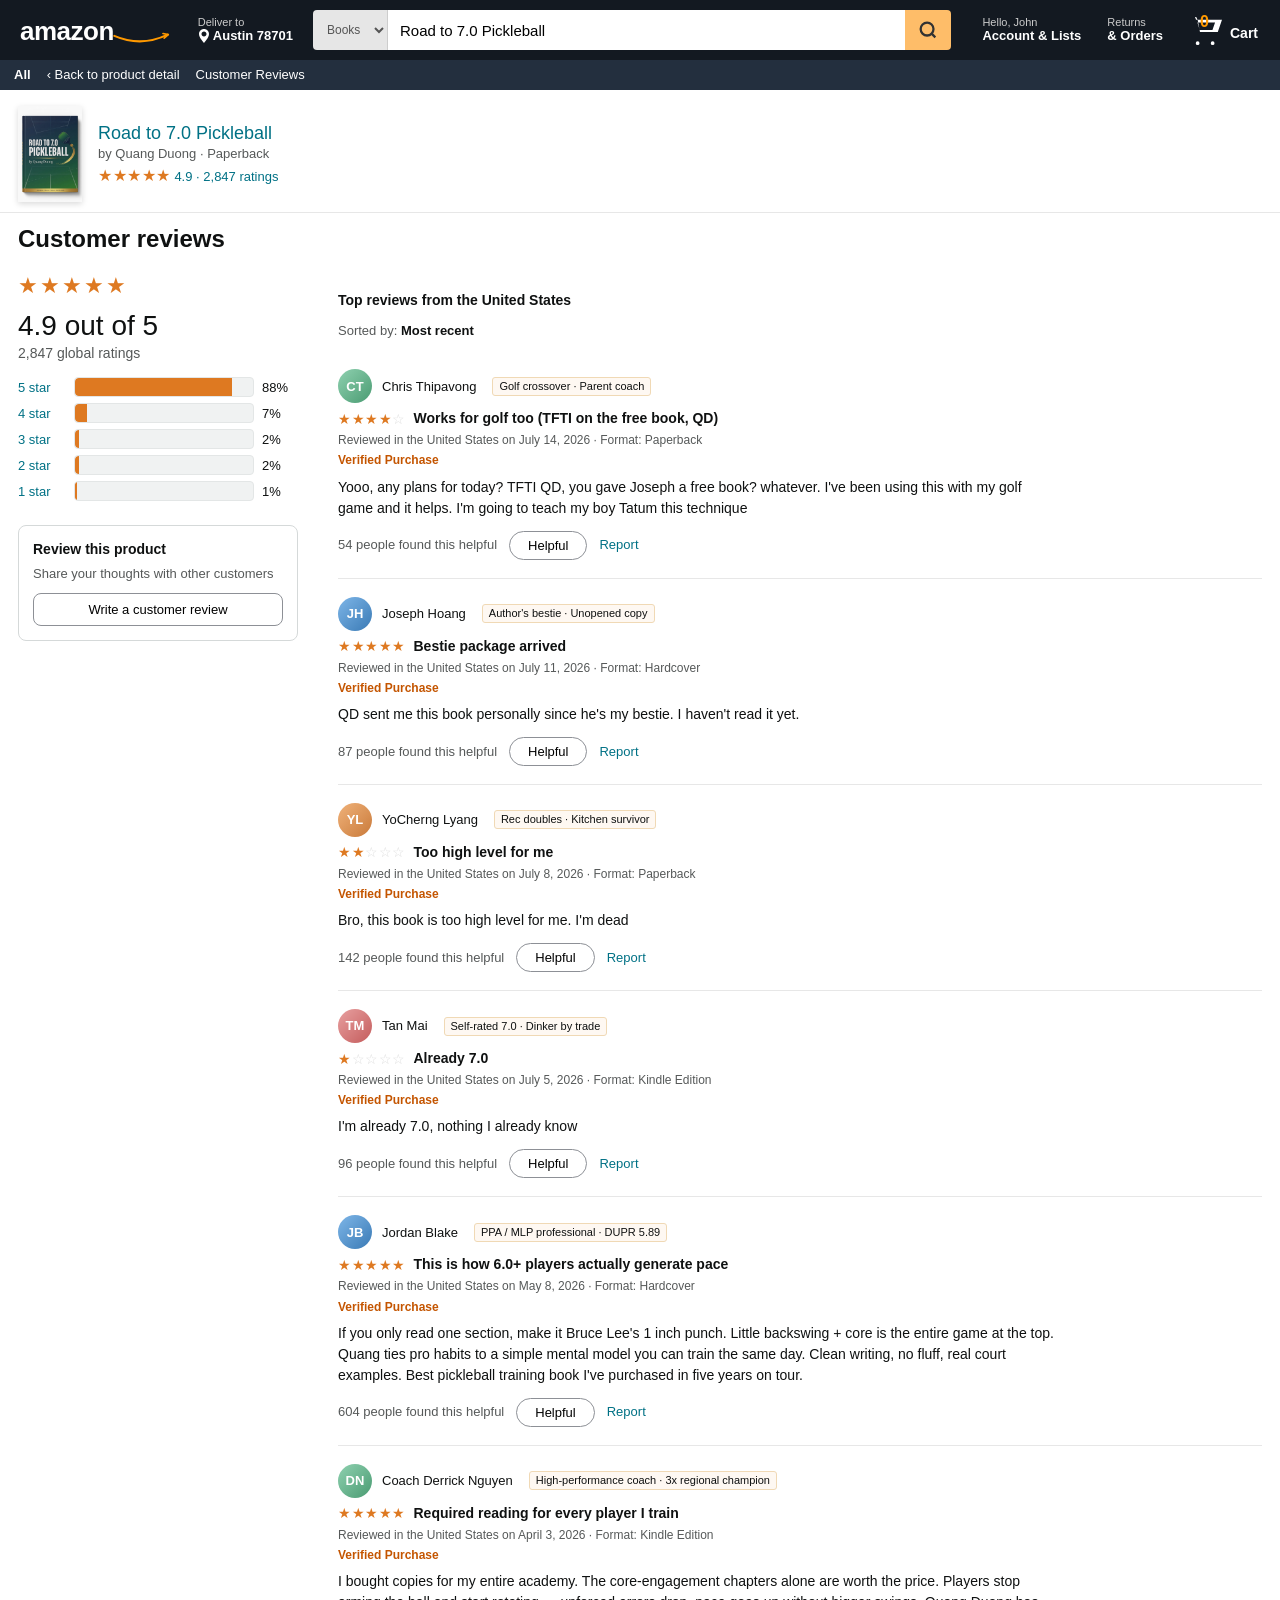
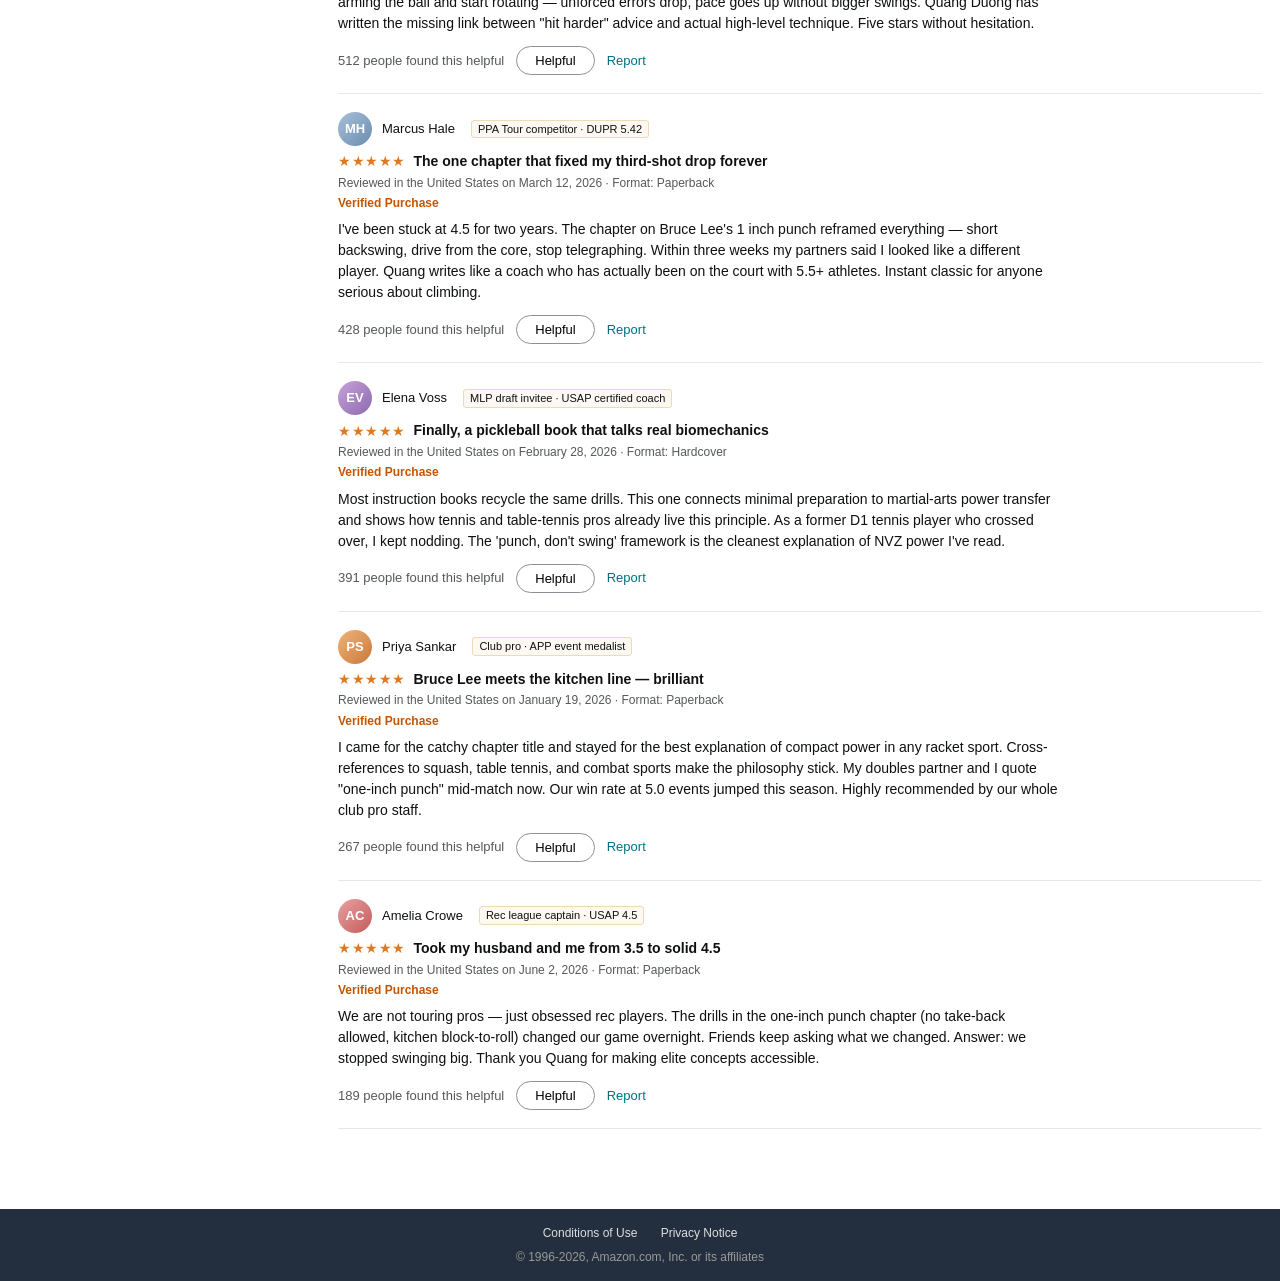
<file: reviews.html>
<!DOCTYPE html>
<html lang="en">
<head>
  <meta charset="UTF-8" />
  <meta name="viewport" content="width=device-width, initial-scale=1" />
  <title>Customer reviews: Road to 7.0 Pickleball by Quang Duong — Amazon.com</title>
  <meta name="description" content="Customer reviews for Road to 7.0 Pickleball by Quang Duong." />
  <meta name="author" content="Quang Duong" />
  <meta name="robots" content="noindex, nofollow" />
  <link rel="canonical" href="https://road-to-7-0-pickleball.vercel.app/reviews.html" />
  <!-- Open Graph (iMessage / social previews) -->
  <meta property="og:type" content="book" />
  <meta property="og:site_name" content="Road to 7.0 Pickleball" />
  <meta property="og:title" content="Customer reviews: Road to 7.0 Pickleball" />
  <meta property="og:description" content="Customer reviews for Road to 7.0 Pickleball by Quang Duong." />
  <meta property="og:url" content="https://road-to-7-0-pickleball.vercel.app/reviews.html" />
  <meta property="og:image" content="https://road-to-7-0-pickleball.vercel.app/assets/og-look-inside.jpg" />
  <meta property="og:image:width" content="1200" />
  <meta property="og:image:height" content="630" />
  <meta property="og:image:alt" content="Road to 7.0 Pickleball by Quang Duong — Look Inside sample" />
  <!-- Twitter / iMessage-friendly -->
  <meta name="twitter:card" content="summary_large_image" />
  <meta name="twitter:title" content="Customer reviews: Road to 7.0 Pickleball" />
  <meta name="twitter:description" content="Customer reviews for Road to 7.0 Pickleball by Quang Duong." />
  <meta name="twitter:image" content="https://road-to-7-0-pickleball.vercel.app/assets/og-look-inside.jpg" />
  <link rel="stylesheet" href="css/amazon.css" />
</head>
<body>
  <header class="top-nav">
    <div class="logo" aria-label="Amazon">
      <span class="logo-text">amazon</span>
      <svg class="logo-smile" viewBox="0 0 100 20" aria-hidden="true">
        <path d="M4 8 Q50 28 96 6" fill="none" stroke="#ff9900" stroke-width="3.5" stroke-linecap="round"/>
        <path d="M88 4 L97 6 L90 12" fill="none" stroke="#ff9900" stroke-width="3" stroke-linecap="round" stroke-linejoin="round"/>
      </svg>
    </div>
    <div class="deliver">
      <div class="line1">Deliver to</div>
      <div class="line2">
        <svg width="12" height="14" viewBox="0 0 12 14" fill="#fff"><path d="M6 0C3.2 0 1 2.2 1 5c0 3.5 5 9 5 9s5-5.5 5-9c0-2.8-2.2-5-5-5zm0 7.5c-1.4 0-2.5-1.1-2.5-2.5S4.6 2.5 6 2.5 8.5 3.6 8.5 5 7.4 7.5 6 7.5z"/></svg>
        Austin 78701
      </div>
    </div>
    <div class="search-wrap">
      <select class="search-cat" aria-label="Search category"><option>Books</option></select>
      <input class="search-input" type="text" value="Road to 7.0 Pickleball" aria-label="Search" />
      <button class="search-btn" aria-label="Go">
        <svg viewBox="0 0 24 24" fill="none" stroke="#333" stroke-width="2.5"><circle cx="11" cy="11" r="7"/><path d="M20 20l-4-4"/></svg>
      </button>
    </div>
    <div class="nav-right">
      <div class="nav-item">
        <span class="small">Hello, John</span>
        <span class="bold">Account &amp; Lists</span>
      </div>
      <div class="nav-item">
        <span class="small">Returns</span>
        <span class="bold">&amp; Orders</span>
      </div>
      <div class="cart">
        <span class="cart-count">0</span>
        <svg width="38" height="30" viewBox="0 0 40 32" fill="#fff"><path d="M10 28a2 2 0 1 0 0 4 2 2 0 0 0 0-4zm16 0a2 2 0 1 0 0 4 2 2 0 0 0 0-4zM4 2h3.2l1.1 3H36l-4.5 13H12.5L10 5 8.5 2H4v2zm8.2 14h13.6l2.8-8H9.8l2.4 8z"/></svg>
        <span class="cart-label">Cart</span>
      </div>
    </div>
  </header>
  <nav class="sub-nav">
    <a class="all" href="#">All</a>
    <a href="product.html">‹ Back to product detail</a>
    <a href="#">Customer Reviews</a>
  </nav>

  <div style="max-width:1400px;padding:16px 18px 0;display:flex;gap:16px;align-items:center;">
    <img src="assets/cover.jpg" alt="Cover" style="width:64px;height:auto;box-shadow:0 2px 6px rgba(0,0,0,0.15);" />
    <div>
      <div style="font-size:18px;font-weight:500;"><a href="product.html">Road to 7.0 Pickleball</a></div>
      <div style="font-size:13px;color:#565959;">by Quang Duong · Paperback</div>
      <div style="margin-top:4px;"><span class="stars" style="color:#de7921;">★★★★★</span> <a href="#" style="font-size:13px;">4.9 · 2,847 ratings</a></div>
    </div>
  </div>

  <section class="reviews-section">
    <h1 class="reviews-header">Customer reviews</h1>
    <div class="reviews-grid">
      <div class="rating-summary">
        <div class="avg-row">
          <span class="big-stars">★★★★★</span>
        </div>
        <div class="avg-num">4.9 out of 5</div>
        <div class="avg-label">2,847 global ratings</div>
        <div class="bar-row"><a href="#">5 star</a><div class="bar-track"><div class="bar-fill" style="width:88%"></div></div><span>88%</span></div>
        <div class="bar-row"><a href="#">4 star</a><div class="bar-track"><div class="bar-fill" style="width:7%"></div></div><span>7%</span></div>
        <div class="bar-row"><a href="#">3 star</a><div class="bar-track"><div class="bar-fill" style="width:2%"></div></div><span>2%</span></div>
        <div class="bar-row"><a href="#">2 star</a><div class="bar-track"><div class="bar-fill" style="width:2%"></div></div><span>2%</span></div>
        <div class="bar-row"><a href="#">1 star</a><div class="bar-track"><div class="bar-fill" style="width:1%"></div></div><span>1%</span></div>

        <div style="margin-top:24px;padding:14px;border:1px solid #d5d9d9;border-radius:8px;">
          <div style="font-weight:700;margin-bottom:6px;">Review this product</div>
          <div style="font-size:13px;color:#565959;margin-bottom:10px;">Share your thoughts with other customers</div>
          <button class="helpful-btn" style="width:100%;border-radius:8px;padding:8px;">Write a customer review</button>
        </div>
      </div>

      <div class="reviews-list">
        <div class="review-filters">Top reviews from the United States</div>
        <div style="font-size:13px;color:#565959;margin-bottom:12px;">
          Sorted by: <strong style="color:#0f1111;">Most recent</strong>
        </div>

        <article class="review-card">
          <div class="reviewer">
            <div class="avatar c3">CT</div>
            <span class="reviewer-name">Chris Thipavong</span>
            <span class="pro-tag">Golf crossover · Parent coach</span>
          </div>
          <div class="review-stars-title">
            <span class="stars">★★★★<span class="empty">☆</span></span>
            <span class="review-title">Works for golf too (TFTI on the free book, QD)</span>
          </div>
          <div class="review-meta">Reviewed in the United States on July 14, 2026 · Format: Paperback</div>
          <div class="verified">Verified Purchase</div>
          <p class="review-body">Yooo, any plans for today? TFTI QD, you gave Joseph a free book? whatever. I've been using this with my golf game and it helps. I'm going to teach my boy Tatum this technique</p>
          <div class="helpful-row">
            <span>54 people found this helpful</span>
            <button class="helpful-btn">Helpful</button>
            <a href="#">Report</a>
          </div>
        </article>

        <article class="review-card">
          <div class="reviewer">
            <div class="avatar c5">JH</div>
            <span class="reviewer-name">Joseph Hoang</span>
            <span class="pro-tag">Author's bestie · Unopened copy</span>
          </div>
          <div class="review-stars-title">
            <span class="stars">★★★★★</span>
            <span class="review-title">Bestie package arrived</span>
          </div>
          <div class="review-meta">Reviewed in the United States on July 11, 2026 · Format: Hardcover</div>
          <div class="verified">Verified Purchase</div>
          <p class="review-body">QD sent me this book personally since he's my bestie. I haven't read it yet.</p>
          <div class="helpful-row">
            <span>87 people found this helpful</span>
            <button class="helpful-btn">Helpful</button>
            <a href="#">Report</a>
          </div>
        </article>

        <article class="review-card">
          <div class="reviewer">
            <div class="avatar c4">YL</div>
            <span class="reviewer-name">YoCherng Lyang</span>
            <span class="pro-tag">Rec doubles · Kitchen survivor</span>
          </div>
          <div class="review-stars-title">
            <span class="stars">★★<span class="empty">☆☆☆</span></span>
            <span class="review-title">Too high level for me</span>
          </div>
          <div class="review-meta">Reviewed in the United States on July 8, 2026 · Format: Paperback</div>
          <div class="verified">Verified Purchase</div>
          <p class="review-body">Bro, this book is too high level for me. I'm dead</p>
          <div class="helpful-row">
            <span>142 people found this helpful</span>
            <button class="helpful-btn">Helpful</button>
            <a href="#">Report</a>
          </div>
        </article>

        <article class="review-card">
          <div class="reviewer">
            <div class="avatar c6">TM</div>
            <span class="reviewer-name">Tan Mai</span>
            <span class="pro-tag">Self-rated 7.0 · Dinker by trade</span>
          </div>
          <div class="review-stars-title">
            <span class="stars">★<span class="empty">☆☆☆☆</span></span>
            <span class="review-title">Already 7.0</span>
          </div>
          <div class="review-meta">Reviewed in the United States on July 5, 2026 · Format: Kindle Edition</div>
          <div class="verified">Verified Purchase</div>
          <p class="review-body">I'm already 7.0, nothing I already know</p>
          <div class="helpful-row">
            <span>96 people found this helpful</span>
            <button class="helpful-btn">Helpful</button>
            <a href="#">Report</a>
          </div>
        </article>

        <article class="review-card">
          <div class="reviewer">
            <div class="avatar c5">JB</div>
            <span class="reviewer-name">Jordan Blake</span>
            <span class="pro-tag">PPA / MLP professional · DUPR 5.89</span>
          </div>
          <div class="review-stars-title">
            <span class="stars">★★★★★</span>
            <span class="review-title">This is how 6.0+ players actually generate pace</span>
          </div>
          <div class="review-meta">Reviewed in the United States on May 8, 2026 · Format: Hardcover</div>
          <div class="verified">Verified Purchase</div>
          <p class="review-body">If you only read one section, make it Bruce Lee's 1 inch punch. Little backswing + core is the entire game at the top. Quang ties pro habits to a simple mental model you can train the same day. Clean writing, no fluff, real court examples. Best pickleball training book I've purchased in five years on tour.</p>
          <div class="helpful-row">
            <span>604 people found this helpful</span>
            <button class="helpful-btn">Helpful</button>
            <a href="#">Report</a>
          </div>
        </article>

        <article class="review-card">
          <div class="reviewer">
            <div class="avatar c3">DN</div>
            <span class="reviewer-name">Coach Derrick Nguyen</span>
            <span class="pro-tag">High-performance coach · 3x regional champion</span>
          </div>
          <div class="review-stars-title">
            <span class="stars">★★★★★</span>
            <span class="review-title">Required reading for every player I train</span>
          </div>
          <div class="review-meta">Reviewed in the United States on April 3, 2026 · Format: Kindle Edition</div>
          <div class="verified">Verified Purchase</div>
          <p class="review-body">I bought copies for my entire academy. The core-engagement chapters alone are worth the price. Players stop arming the ball and start rotating — unforced errors drop, pace goes up without bigger swings. Quang Duong has written the missing link between "hit harder" advice and actual high-level technique. Five stars without hesitation.</p>
          <div class="helpful-row">
            <span>512 people found this helpful</span>
            <button class="helpful-btn">Helpful</button>
            <a href="#">Report</a>
          </div>
        </article>

        <article class="review-card">
          <div class="reviewer">
            <div class="avatar">MH</div>
            <span class="reviewer-name">Marcus Hale</span>
            <span class="pro-tag">PPA Tour competitor · DUPR 5.42</span>
          </div>
          <div class="review-stars-title">
            <span class="stars">★★★★★</span>
            <span class="review-title">The one chapter that fixed my third-shot drop forever</span>
          </div>
          <div class="review-meta">Reviewed in the United States on March 12, 2026 · Format: Paperback</div>
          <div class="verified">Verified Purchase</div>
          <p class="review-body">I've been stuck at 4.5 for two years. The chapter on Bruce Lee's 1 inch punch reframed everything — short backswing, drive from the core, stop telegraphing. Within three weeks my partners said I looked like a different player. Quang writes like a coach who has actually been on the court with 5.5+ athletes. Instant classic for anyone serious about climbing.</p>
          <div class="helpful-row">
            <span>428 people found this helpful</span>
            <button class="helpful-btn">Helpful</button>
            <a href="#">Report</a>
          </div>
        </article>

        <article class="review-card">
          <div class="reviewer">
            <div class="avatar c2">EV</div>
            <span class="reviewer-name">Elena Voss</span>
            <span class="pro-tag">MLP draft invitee · USAP certified coach</span>
          </div>
          <div class="review-stars-title">
            <span class="stars">★★★★★</span>
            <span class="review-title">Finally, a pickleball book that talks real biomechanics</span>
          </div>
          <div class="review-meta">Reviewed in the United States on February 28, 2026 · Format: Hardcover</div>
          <div class="verified">Verified Purchase</div>
          <p class="review-body">Most instruction books recycle the same drills. This one connects minimal preparation to martial-arts power transfer and shows how tennis and table-tennis pros already live this principle. As a former D1 tennis player who crossed over, I kept nodding. The 'punch, don't swing' framework is the cleanest explanation of NVZ power I've read.</p>
          <div class="helpful-row">
            <span>391 people found this helpful</span>
            <button class="helpful-btn">Helpful</button>
            <a href="#">Report</a>
          </div>
        </article>

        <article class="review-card">
          <div class="reviewer">
            <div class="avatar c4">PS</div>
            <span class="reviewer-name">Priya Sankar</span>
            <span class="pro-tag">Club pro · APP event medalist</span>
          </div>
          <div class="review-stars-title">
            <span class="stars">★★★★★</span>
            <span class="review-title">Bruce Lee meets the kitchen line — brilliant</span>
          </div>
          <div class="review-meta">Reviewed in the United States on January 19, 2026 · Format: Paperback</div>
          <div class="verified">Verified Purchase</div>
          <p class="review-body">I came for the catchy chapter title and stayed for the best explanation of compact power in any racket sport. Cross-references to squash, table tennis, and combat sports make the philosophy stick. My doubles partner and I quote "one-inch punch" mid-match now. Our win rate at 5.0 events jumped this season. Highly recommended by our whole club pro staff.</p>
          <div class="helpful-row">
            <span>267 people found this helpful</span>
            <button class="helpful-btn">Helpful</button>
            <a href="#">Report</a>
          </div>
        </article>

        <article class="review-card">
          <div class="reviewer">
            <div class="avatar c6">AC</div>
            <span class="reviewer-name">Amelia Crowe</span>
            <span class="pro-tag">Rec league captain · USAP 4.5</span>
          </div>
          <div class="review-stars-title">
            <span class="stars">★★★★★</span>
            <span class="review-title">Took my husband and me from 3.5 to solid 4.5</span>
          </div>
          <div class="review-meta">Reviewed in the United States on June 2, 2026 · Format: Paperback</div>
          <div class="verified">Verified Purchase</div>
          <p class="review-body">We are not touring pros — just obsessed rec players. The drills in the one-inch punch chapter (no take-back allowed, kitchen block-to-roll) changed our game overnight. Friends keep asking what we changed. Answer: we stopped swinging big. Thank you Quang for making elite concepts accessible.</p>
          <div class="helpful-row">
            <span>189 people found this helpful</span>
            <button class="helpful-btn">Helpful</button>
            <a href="#">Report</a>
          </div>
        </article>
      </div>
    </div>
  </section>

  <footer class="footer-strip">
    <a href="#">Conditions of Use</a>
    <a href="#">Privacy Notice</a>
    <div style="margin-top:8px;color:#999;">© 1996-2026, Amazon.com, Inc. or its affiliates</div>
  </footer>
</body>
</html>
</file>
<file: css/amazon.css>
/* Amazon-inspired product page styles — glance-level fidelity for prank screenshots */
:root {
  --amz-bg: #ffffff;
  --amz-text: #0f1111;
  --amz-muted: #565959;
  --amz-link: #007185;
  --amz-link-hover: #c7511f;
  --amz-orange: #ff9900;
  --amz-orange-btn: #ffd814;
  --amz-orange-btn-border: #fcd200;
  --amz-buy-btn: #ffa41c;
  --amz-buy-border: #ff8f00;
  --amz-nav: #131921;
  --amz-nav-mid: #232f3e;
  --amz-star: #de7921;
  --amz-price: #0f1111;
  --amz-red: #b12704;
  --amz-border: #d5d9d9;
  --amz-panel: #f0f2f2;
  --amz-success: #007600;
  --amz-badge: #cc0c39;
  --font: "Amazon Ember", "Helvetica Neue", Helvetica, Arial, sans-serif;
}

* { box-sizing: border-box; margin: 0; padding: 0; }

html, body {
  font-family: var(--font);
  font-size: 14px;
  color: var(--amz-text);
  background: var(--amz-bg);
  line-height: 1.35;
  -webkit-font-smoothing: antialiased;
}

a { color: var(--amz-link); text-decoration: none; cursor: pointer; }
a:hover { color: var(--amz-link-hover); text-decoration: underline; }

/* ========== NAV ========== */
.top-nav {
  background: var(--amz-nav);
  color: #fff;
  display: flex;
  align-items: center;
  padding: 8px 12px;
  gap: 12px;
  min-height: 60px;
}
.logo {
  display: flex;
  align-items: center;
  gap: 2px;
  flex-shrink: 0;
  padding: 4px 8px 0;
}
.logo-text {
  font-size: 26px;
  font-weight: 700;
  letter-spacing: -0.5px;
  color: #fff;
  font-family: Arial, sans-serif;
}
.logo-smile {
  width: 58px;
  height: 14px;
  margin-left: -4px;
  margin-top: 10px;
}
.deliver {
  font-size: 12px;
  line-height: 1.15;
  padding: 4px 8px;
  white-space: nowrap;
}
.deliver .line1 { color: #ccc; font-size: 11px; }
.deliver .line2 { font-weight: 700; font-size: 13px; display: flex; align-items: center; gap: 3px; }
.search-wrap {
  flex: 1;
  display: flex;
  height: 40px;
  max-width: 900px;
  border-radius: 4px;
  overflow: hidden;
}
.search-cat {
  background: #e6e6e6;
  border: none;
  padding: 0 10px;
  font-size: 12px;
  color: #555;
  border-right: 1px solid #cdcdcd;
  min-width: 52px;
}
.search-input {
  flex: 1;
  border: none;
  padding: 0 12px;
  font-size: 15px;
  outline: none;
}
.search-btn {
  width: 46px;
  background: #febd69;
  border: none;
  display: flex;
  align-items: center;
  justify-content: center;
  cursor: pointer;
}
.search-btn svg { width: 22px; height: 22px; }
.nav-right {
  display: flex;
  align-items: center;
  gap: 4px;
  margin-left: 8px;
}
.nav-item {
  padding: 6px 10px;
  font-size: 12px;
  line-height: 1.15;
  white-space: nowrap;
  border: 1px solid transparent;
  border-radius: 2px;
}
.nav-item:hover { border-color: #fff; }
.nav-item .small { color: #ccc; font-size: 11px; display: block; }
.nav-item .bold { font-weight: 700; font-size: 13px; color: #fff; }
.cart {
  display: flex;
  align-items: flex-end;
  gap: 4px;
  padding: 4px 10px;
  position: relative;
}
.cart-count {
  position: absolute;
  top: 0;
  left: 22px;
  color: var(--amz-orange);
  font-weight: 700;
  font-size: 16px;
}
.cart-label { font-weight: 700; font-size: 14px; padding-bottom: 2px; }

.sub-nav {
  background: var(--amz-nav-mid);
  color: #fff;
  display: flex;
  align-items: center;
  padding: 6px 14px;
  gap: 16px;
  font-size: 13px;
  font-weight: 500;
}
.sub-nav a { color: #fff; text-decoration: none; }
.sub-nav a:hover { text-decoration: underline; color: #fff; }
.sub-nav .all {
  display: flex;
  align-items: center;
  gap: 5px;
  font-weight: 700;
}

/* ========== BREADCRUMB ========== */
.breadcrumb {
  padding: 10px 18px 6px;
  font-size: 12px;
  color: var(--amz-muted);
}
.breadcrumb a { color: var(--amz-link); }

/* ========== PRODUCT LAYOUT ========== */
.product-main {
  display: grid;
  grid-template-columns: 380px 1fr 260px;
  gap: 20px;
  padding: 8px 18px 40px;
  max-width: 1400px;
}

/* Cover column */
.cover-col {
  position: relative;
}
.cover-frame {
  border: 1px solid #e7e7e7;
  padding: 12px;
  background: #fff;
  text-align: center;
  border-radius: 2px;
}
.cover-img {
  width: 100%;
  max-width: 340px;
  height: auto;
  display: block;
  margin: 0 auto;
  box-shadow: 0 4px 14px rgba(0,0,0,0.18);
}
.look-inside-btn {
  display: inline-flex;
  align-items: center;
  gap: 6px;
  margin-top: 12px;
  color: var(--amz-link);
  font-size: 13px;
  font-weight: 500;
}
.thumb-row {
  display: flex;
  gap: 8px;
  margin-top: 14px;
  justify-content: center;
}
.thumb {
  width: 40px;
  height: 52px;
  border: 2px solid #e7e7e7;
  border-radius: 4px;
  object-fit: cover;
  cursor: pointer;
}
.thumb.active { border-color: #e77600; box-shadow: 0 0 0 1px #e77600; }

/* Info column */
.info-col { padding-right: 8px; min-width: 0; }
.badge-row {
  display: flex;
  align-items: center;
  gap: 8px;
  margin-bottom: 6px;
}
.bestseller-badge {
  background: var(--amz-badge);
  color: #fff;
  font-size: 11px;
  font-weight: 700;
  padding: 3px 8px 3px 6px;
  border-radius: 2px 3px 3px 2px;
  position: relative;
  display: inline-flex;
  align-items: center;
  gap: 4px;
}
.bestseller-badge::after {
  content: "";
  position: absolute;
  right: -6px;
  top: 0;
  border-top: 10px solid transparent;
  border-bottom: 10px solid transparent;
  border-left: 6px solid var(--amz-badge);
}
.category-link { font-size: 12px; color: var(--amz-link); }

.product-title {
  font-size: 24px;
  font-weight: 400;
  line-height: 1.3;
  color: var(--amz-text);
  margin: 4px 0 2px;
}
.product-subtitle {
  font-size: 15px;
  color: var(--amz-muted);
  margin-bottom: 4px;
}
.byline {
  font-size: 14px;
  margin-bottom: 6px;
}
.byline a { font-weight: 500; }

.rating-row {
  display: flex;
  align-items: center;
  gap: 8px;
  flex-wrap: wrap;
  margin: 4px 0 10px;
  padding-bottom: 10px;
  border-bottom: 1px solid #e7e7e7;
}
.stars {
  color: var(--amz-star);
  letter-spacing: 0.5px;
  font-size: 16px;
  line-height: 1;
  font-family: Arial, sans-serif;
}
.stars .empty { color: #ddd; }
/* Amazon-like star glyph via CSS masks is overkill; ★ is fine at glance */
.rating-num { color: var(--amz-link); font-size: 14px; }
.rating-count { color: var(--amz-link); font-size: 14px; }
.rating-sep { color: #ddd; }

.format-section { margin: 14px 0; }
.format-label { font-size: 13px; font-weight: 700; margin-bottom: 8px; }
.format-grid {
  display: flex;
  flex-wrap: wrap;
  gap: 8px;
}
.format-chip {
  border: 1px solid #888c8c;
  border-radius: 8px;
  padding: 8px 14px;
  min-width: 100px;
  cursor: pointer;
  background: #fff;
  font-size: 13px;
}
.format-chip.selected {
  border-color: #e77600;
  background: #fffaf0;
  box-shadow: 0 0 0 1px #e77600;
}
.format-chip .fname { font-weight: 700; display: block; }
.format-chip .fprice { color: var(--amz-text); margin-top: 2px; }

.price-block { margin: 12px 0; }
.price-main {
  font-size: 28px;
  font-weight: 400;
  color: var(--amz-text);
}
.price-main .currency { font-size: 13px; vertical-align: super; margin-right: 1px; }
.price-main .cents { font-size: 13px; vertical-align: super; }
.list-price {
  font-size: 13px;
  color: var(--amz-muted);
  margin-top: 2px;
}
.list-price s { color: var(--amz-muted); }
.deal { color: var(--amz-red); font-size: 13px; font-weight: 500; margin-top: 2px; }

.about-title {
  font-size: 16px;
  font-weight: 700;
  margin: 16px 0 8px;
}
.bullets {
  padding-left: 18px;
  margin-bottom: 12px;
}
.bullets li {
  margin-bottom: 6px;
  font-size: 14px;
  line-height: 1.4;
}
.bullets li::marker { color: #0f1111; }

/* Buy box */
.buy-col { }
.buy-box {
  border: 1px solid var(--amz-border);
  border-radius: 8px;
  padding: 16px 16px 18px;
  background: #fff;
}
.buy-price {
  font-size: 28px;
  margin-bottom: 4px;
}
.buy-price .currency { font-size: 13px; vertical-align: super; }
.buy-price .cents { font-size: 13px; vertical-align: super; }
.delivery {
  font-size: 14px;
  margin: 10px 0 4px;
  line-height: 1.4;
}
.delivery strong { font-weight: 700; }
.delivery .free { color: var(--amz-text); }
.in-stock {
  color: var(--amz-success);
  font-size: 18px;
  font-weight: 400;
  margin: 10px 0 6px;
}
.ships-from { font-size: 12px; color: var(--amz-muted); line-height: 1.5; margin-bottom: 12px; }
.ships-from span { color: var(--amz-text); }
.qty-row {
  display: flex;
  align-items: center;
  gap: 8px;
  margin-bottom: 10px;
  font-size: 13px;
}
.qty-select {
  border: 1px solid #d5d9d9;
  border-radius: 8px;
  padding: 4px 28px 4px 10px;
  background: #f0f2f2;
  font-size: 13px;
  box-shadow: 0 2px 5px rgba(15,17,17,0.15);
}
.btn {
  display: block;
  width: 100%;
  border-radius: 20px;
  border: 1px solid;
  padding: 10px 12px;
  font-size: 13px;
  text-align: center;
  cursor: pointer;
  margin-bottom: 8px;
  font-family: inherit;
}
.btn-cart {
  background: var(--amz-orange-btn);
  border-color: var(--amz-orange-btn-border);
}
.btn-buy {
  background: var(--amz-buy-btn);
  border-color: var(--amz-buy-border);
}
.btn:hover { filter: brightness(0.97); }
.secure {
  font-size: 12px;
  color: var(--amz-link);
  display: flex;
  align-items: center;
  gap: 6px;
  margin-top: 8px;
}
.add-list {
  font-size: 12px;
  margin-top: 12px;
  padding-top: 10px;
  border-top: 1px solid #e7e7e7;
}

/* ========== REVIEWS ========== */
.reviews-section {
  max-width: 1400px;
  padding: 10px 18px 60px;
  border-top: 1px solid #e7e7e7;
  margin-top: 10px;
}
.reviews-header {
  font-size: 24px;
  font-weight: 700;
  margin-bottom: 16px;
}
.reviews-grid {
  display: grid;
  grid-template-columns: 280px 1fr;
  gap: 40px;
}
.rating-summary .big-stars {
  font-size: 22px;
  color: var(--amz-star);
  letter-spacing: 2px;
}
.avg-row {
  display: flex;
  align-items: baseline;
  gap: 10px;
  margin-bottom: 6px;
}
.avg-num {
  font-size: 28px;
  font-weight: 500;
}
.avg-label { font-size: 14px; color: var(--amz-muted); margin-bottom: 14px; }
.bar-row {
  display: grid;
  grid-template-columns: 48px 1fr 36px;
  align-items: center;
  gap: 8px;
  margin-bottom: 6px;
  font-size: 13px;
}
.bar-row a { color: var(--amz-link); }
.bar-track {
  height: 20px;
  background: #f0f2f2;
  border-radius: 4px;
  overflow: hidden;
  border: 1px solid #e3e6e6;
}
.bar-fill {
  height: 100%;
  background: var(--amz-star);
  border-radius: 4px 0 0 4px;
}
.review-filters {
  margin: 20px 0 12px;
  font-size: 14px;
  font-weight: 700;
}
.review-card {
  border-bottom: 1px solid #e7e7e7;
  padding: 18px 0;
}
.reviewer {
  display: flex;
  align-items: center;
  gap: 10px;
  margin-bottom: 6px;
}
.avatar {
  width: 34px;
  height: 34px;
  border-radius: 50%;
  background: linear-gradient(135deg, #a8c0d8, #6b8cae);
  color: #fff;
  display: flex;
  align-items: center;
  justify-content: center;
  font-weight: 700;
  font-size: 13px;
  flex-shrink: 0;
}
.avatar.c2 { background: linear-gradient(135deg, #c9a0dc, #8b6bae); }
.avatar.c3 { background: linear-gradient(135deg, #8fd1b0, #4a9b72); }
.avatar.c4 { background: linear-gradient(135deg, #f0b27a, #c97a3a); }
.avatar.c5 { background: linear-gradient(135deg, #7eb6e8, #3a7ab5); }
.avatar.c6 { background: linear-gradient(135deg, #e8a0a0, #c45c5c); }
.reviewer-name { font-size: 13px; font-weight: 500; }
.pro-tag {
  display: inline-block;
  font-size: 11px;
  color: #0f1111;
  background: #fef8f2;
  border: 1px solid #f0d9b5;
  border-radius: 3px;
  padding: 1px 6px;
  margin-left: 6px;
  font-weight: 500;
}
.review-stars-title {
  display: flex;
  align-items: center;
  gap: 8px;
  margin: 4px 0;
  flex-wrap: wrap;
}
.review-stars-title .stars { font-size: 14px; }
.review-title {
  font-weight: 700;
  font-size: 14px;
  color: var(--amz-text);
}
.review-meta {
  font-size: 12px;
  color: var(--amz-muted);
  margin-bottom: 4px;
}
.verified {
  color: #c45500;
  font-size: 12px;
  font-weight: 700;
  margin-bottom: 8px;
}
.review-body {
  font-size: 14px;
  line-height: 1.5;
  color: var(--amz-text);
  max-width: 720px;
}
.helpful-row {
  margin-top: 12px;
  display: flex;
  align-items: center;
  gap: 12px;
  font-size: 13px;
  color: var(--amz-muted);
}
.helpful-btn {
  border: 1px solid #8d9096;
  background: #fff;
  border-radius: 20px;
  padding: 6px 18px;
  font-size: 13px;
  cursor: pointer;
  font-family: inherit;
}
.helpful-btn:hover { background: #f7fafa; }

/* ========== LOOK INSIDE / CHAPTER ========== */
.look-page {
  background: #eaeded;
  min-height: 100vh;
}
.look-chrome {
  background: var(--amz-nav);
  color: #fff;
  padding: 10px 18px;
  display: flex;
  align-items: center;
  justify-content: space-between;
}
.look-chrome .left {
  display: flex;
  align-items: center;
  gap: 16px;
}
.look-chrome .book-meta {
  font-size: 13px;
  line-height: 1.3;
}
.look-chrome .book-meta .t { font-weight: 700; }
.look-chrome .book-meta .a { color: #ccc; font-size: 12px; }
.look-close {
  color: #fff;
  font-size: 13px;
  border: 1px solid #555;
  padding: 6px 14px;
  border-radius: 3px;
}
.look-toolbar {
  background: #fff;
  border-bottom: 1px solid #ddd;
  padding: 8px 18px;
  display: flex;
  gap: 20px;
  font-size: 13px;
  color: var(--amz-muted);
  align-items: center;
}
.look-toolbar strong { color: var(--amz-text); }
.look-stage {
  max-width: 820px;
  margin: 24px auto 60px;
  background: #fff;
  box-shadow: 0 2px 8px rgba(0,0,0,0.12);
  padding: 48px 64px 64px;
  min-height: 900px;
}
.look-stage .chapter-kicker {
  font-size: 12px;
  text-transform: uppercase;
  letter-spacing: 1.5px;
  color: var(--amz-muted);
  margin-bottom: 8px;
}
.look-stage h1 {
  font-size: 28px;
  font-weight: 700;
  margin-bottom: 6px;
  font-family: Georgia, "Times New Roman", serif;
  line-height: 1.25;
}
.look-stage .chapter-from {
  font-size: 13px;
  color: var(--amz-muted);
  margin-bottom: 28px;
  padding-bottom: 16px;
  border-bottom: 1px solid #e7e7e7;
}
.look-stage .chapter-from em { color: var(--amz-text); font-style: normal; font-weight: 600; }
.look-stage p {
  font-family: Georgia, "Times New Roman", serif;
  font-size: 16px;
  line-height: 1.7;
  margin-bottom: 16px;
  color: #111;
}
.look-stage h2 {
  font-family: Georgia, "Times New Roman", serif;
  font-size: 20px;
  margin: 28px 0 12px;
  font-weight: 700;
}
.look-stage ol, .look-stage ul {
  font-family: Georgia, "Times New Roman", serif;
  font-size: 16px;
  line-height: 1.7;
  margin: 0 0 16px 22px;
}
.look-stage li { margin-bottom: 8px; }
.look-stage strong { font-weight: 700; }
.look-stage em { font-style: italic; }
.page-num {
  text-align: center;
  color: var(--amz-muted);
  font-size: 12px;
  margin-top: 40px;
  font-family: var(--font);
}

/* Cover-only zoom page */
.cover-zoom-page {
  background: #f5f5f5;
  min-height: 100vh;
  display: flex;
  flex-direction: column;
}
.cover-zoom-main {
  flex: 1;
  display: flex;
  align-items: center;
  justify-content: center;
  padding: 40px;
  gap: 48px;
}
.cover-zoom-main img {
  max-height: 720px;
  width: auto;
  box-shadow: 0 12px 40px rgba(0,0,0,0.25);
  border-radius: 2px;
}
.cover-zoom-side {
  max-width: 360px;
}
.cover-zoom-side h1 {
  font-size: 26px;
  font-weight: 400;
  margin-bottom: 6px;
}
.cover-zoom-side .by { margin-bottom: 12px; font-size: 15px; }
.cover-zoom-side .price { font-size: 24px; margin: 12px 0; }

/* Footer strip */
.footer-strip {
  background: #232f3e;
  color: #ddd;
  text-align: center;
  padding: 16px;
  font-size: 12px;
  margin-top: 20px;
}
.footer-strip a { color: #ddd; margin: 0 10px; }

/* Phone frame variant */
.phone-frame {
  max-width: 430px;
  margin: 0 auto;
  background: #fff;
  min-height: 100vh;
  box-shadow: 0 0 0 1px #ddd;
}
.phone-frame .product-main {
  grid-template-columns: 1fr;
  padding: 12px;
}
.phone-frame .buy-col { order: 3; }
.phone-frame .cover-col { max-width: 280px; margin: 0 auto; }
.phone-frame .reviews-grid { grid-template-columns: 1fr; gap: 16px; }
.phone-frame .top-nav { flex-wrap: wrap; min-height: auto; }
.phone-frame .search-wrap { order: 10; flex-basis: 100%; max-width: none; margin-top: 6px; }
.phone-frame .deliver, .phone-frame .nav-item.account { display: none; }

/* Utility */
.sr-only {
  position: absolute;
  width: 1px;
  height: 1px;
  padding: 0;
  margin: -1px;
  overflow: hidden;
  clip: rect(0,0,0,0);
  border: 0;
}
.divider { height: 1px; background: #e7e7e7; margin: 12px 0; }
.sample-pages-note {
  font-size: 11px;
  color: #888;
  text-align: center;
  margin-top: 8px;
}
</file>
